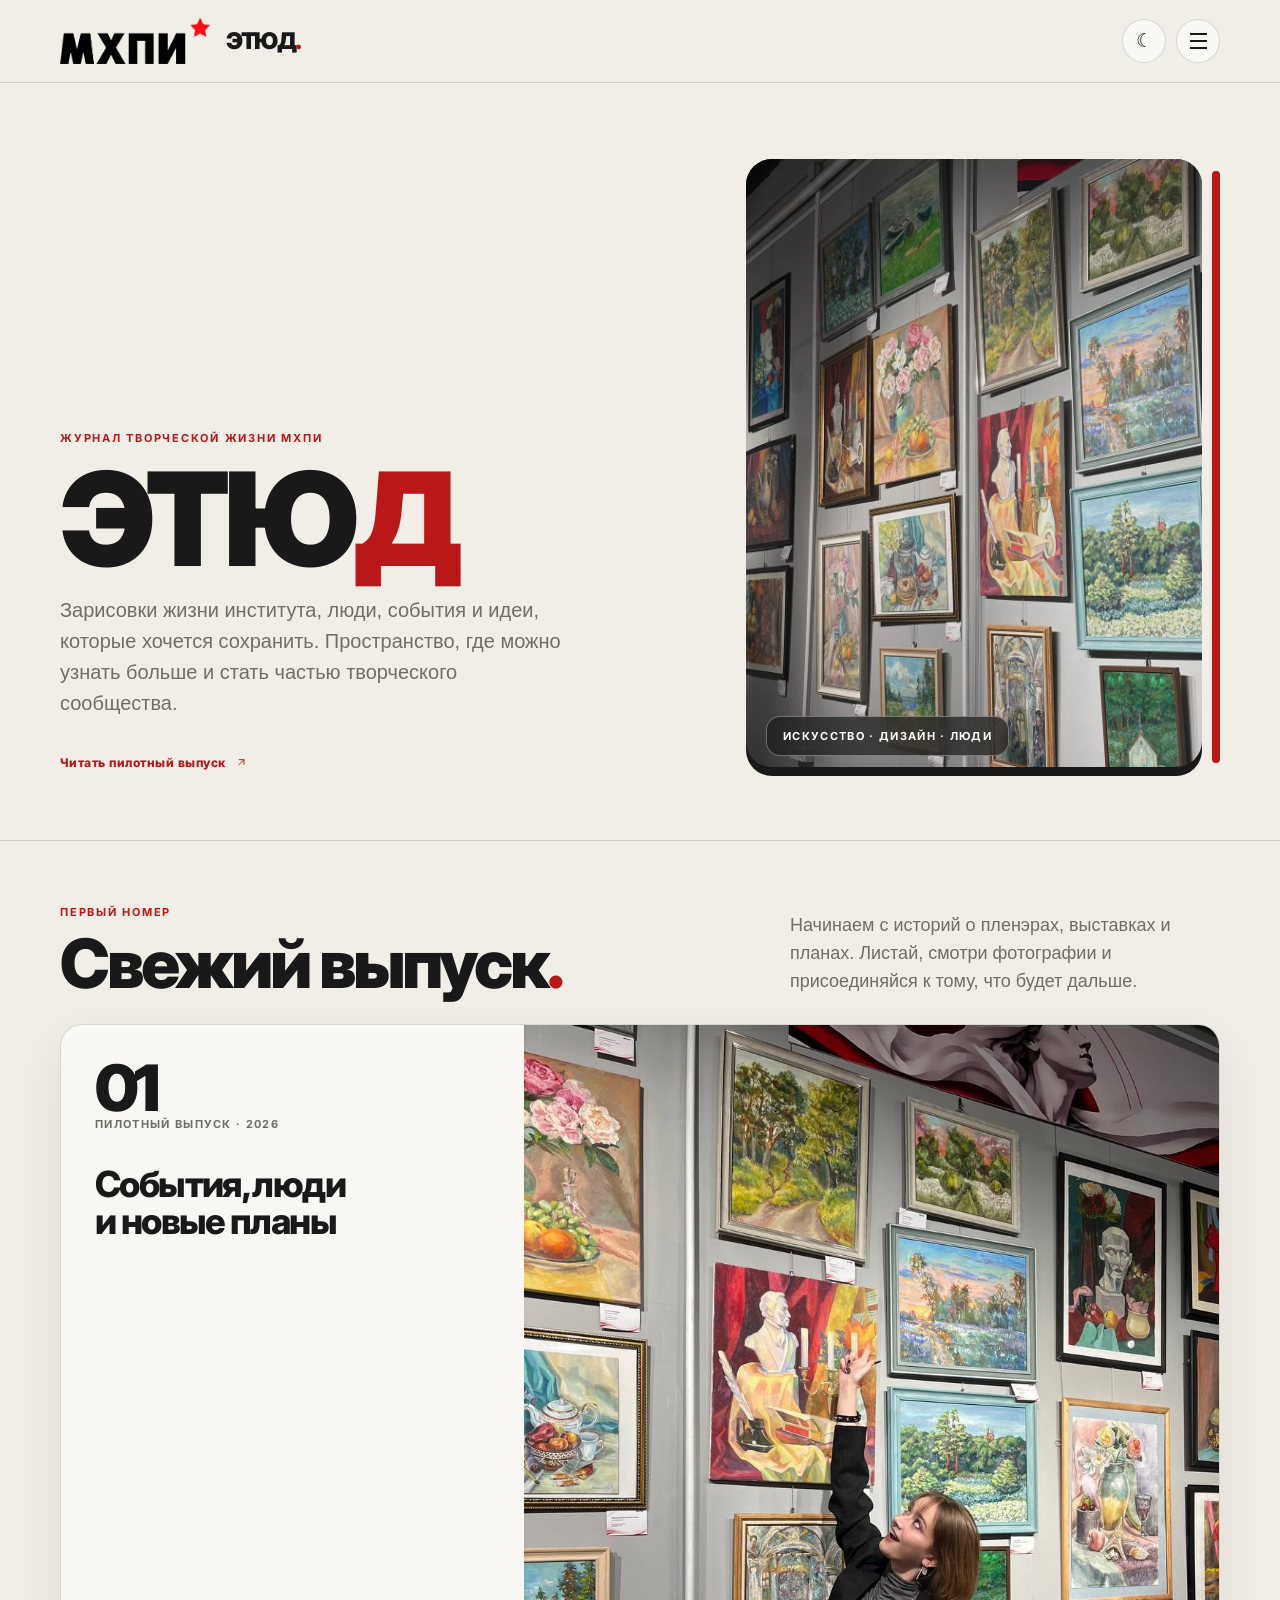
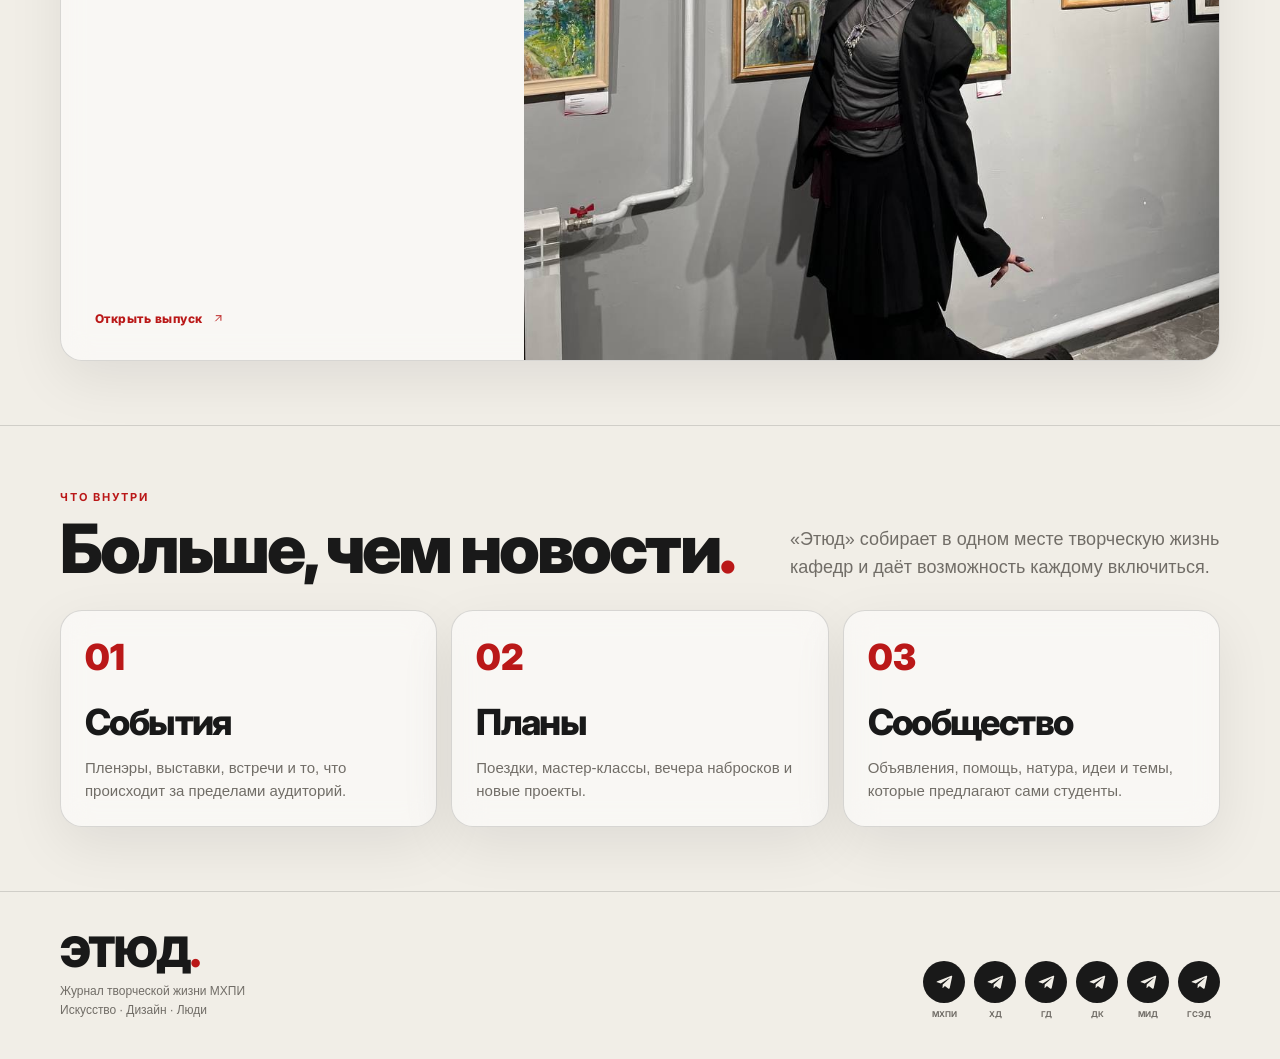
<file: etude_updated/index.html>
<!doctype html><html lang="ru"><head><meta charset="utf-8"><meta name="viewport" content="width=device-width,initial-scale=1"><meta name="theme-color" content="#191919"><title>Главная — ЭТЮД</title><link rel="stylesheet" href="styles.css"></head><body>
<header class="site-header"><div class="wrap nav">
<a class="brand" href="index.html"><img class="brand-logo brand-logo-light" src="assets/logo-black.png" alt="МХПИ"><img class="brand-logo brand-logo-dark" src="assets/logo-white.png" alt="МХПИ"><span class="brand-word">ЭТЮД<i>.</i></span></a>
<div class="nav-actions"><button class="icon-btn" data-theme-toggle aria-label="Переключить тему">☾</button><button class="icon-btn burger" data-menu-open aria-label="Открыть меню"><span></span><span></span><span></span></button></div>
</div></header>
<div class="drawer-scrim"></div><nav class="drawer"><div class="drawer-top">ЭТЮД.<button class="icon-btn" data-menu-close aria-label="Закрыть меню">×</button></div>
<a href="issues.html">Выпуски <svg class="ui-arrow" viewBox="0 0 24 24" aria-hidden="true" focusable="false"><path d="M7 17 17 7M8 7h9v9" fill="none" stroke="currentColor" stroke-width="1.8" stroke-linecap="round" stroke-linejoin="round"/></svg></a><a href="community.html">Сообщество <svg class="ui-arrow" viewBox="0 0 24 24" aria-hidden="true" focusable="false"><path d="M7 17 17 7M8 7h9v9" fill="none" stroke="currentColor" stroke-width="1.8" stroke-linecap="round" stroke-linejoin="round"/></svg></a><a href="contacts.html">Контакты <svg class="ui-arrow" viewBox="0 0 24 24" aria-hidden="true" focusable="false"><path d="M7 17 17 7M8 7h9v9" fill="none" stroke="currentColor" stroke-width="1.8" stroke-linecap="round" stroke-linejoin="round"/></svg></a><a href="contacts.html#editor">Написать в редакцию <svg class="ui-arrow" viewBox="0 0 24 24" aria-hidden="true" focusable="false"><path d="M7 17 17 7M8 7h9v9" fill="none" stroke="currentColor" stroke-width="1.8" stroke-linecap="round" stroke-linejoin="round"/></svg></a><small>МХПИ · Искусство · Дизайн · Люди</small></nav>
<main>
<section class="wrap hero"><div><div class="kicker">Журнал творческой жизни МХПИ</div><h1>ЭТЮ<span>Д</span></h1><p class="hero-copy">Зарисовки жизни института, люди, события и идеи, которые хочется сохранить. Пространство, где можно узнать больше и стать частью творческого сообщества.</p><a class="text-link" href="issue-01.html">Читать пилотный выпуск <svg class="ui-arrow" viewBox="0 0 24 24" aria-hidden="true" focusable="false"><path d="M7 17 17 7M8 7h9v9" fill="none" stroke="currentColor" stroke-width="1.8" stroke-linecap="round" stroke-linejoin="round"/></svg></a></div>
<div class="hero-art"><img src="assets/photo-9.jpg" alt="Работы на выставке"><div class="hero-tag">ИСКУССТВО · ДИЗАЙН · ЛЮДИ</div></div></section>
<section class="section"><div class="wrap"><div class="section-top"><div><div class="kicker">Первый номер</div><h2>Свежий выпуск<span class="red">.</span></h2></div><p>Начинаем с историй о пленэрах, выставках и планах. Листай, смотри фотографии и присоединяйся к тому, что будет дальше.</p></div>
<a class="issue-card glass" href="issue-01.html"><div class="issue-card-copy"><div><div class="issue-number">01</div><div class="smallcaps">Пилотный выпуск · 2026</div><h3>События, люди<br>и новые планы</h3></div><span class="text-link">Открыть выпуск <svg class="ui-arrow" viewBox="0 0 24 24" aria-hidden="true" focusable="false"><path d="M7 17 17 7M8 7h9v9" fill="none" stroke="currentColor" stroke-width="1.8" stroke-linecap="round" stroke-linejoin="round"/></svg></span></div><div class="issue-card-image"><img src="assets/photo-1.jpg" alt="Выставка работ студентов"></div></a></div></section>
<section class="section"><div class="wrap"><div class="section-top"><div><div class="kicker">Что внутри</div><h2>Больше, чем новости<span class="red">.</span></h2></div><p>«Этюд» собирает в одном месте творческую жизнь кафедр и даёт возможность каждому включиться.</p></div><div class="tiles">
<a class="tile glass" href="issue-01.html#events"><div class="tile-num">01</div><h3>События</h3><p>Пленэры, выставки, встречи и то, что происходит за пределами аудиторий.</p></a>
<a class="tile glass" href="issue-01.html#plans"><div class="tile-num">02</div><h3>Планы</h3><p>Поездки, мастер-классы, вечера набросков и новые проекты.</p></a>
<a class="tile glass" href="community.html"><div class="tile-num">03</div><h3>Сообщество</h3><p>Объявления, помощь, натура, идеи и темы, которые предлагают сами студенты.</p></a>
</div></div></section>
</main>
<footer class="site-footer"><div class="wrap footer-inner"><div><div class="footer-logo">ЭТЮД<span>.</span></div><div class="footer-note">Журнал творческой жизни МХПИ<br>Искусство · Дизайн · Люди</div></div>
<div><div class="socials">
<a class="social" href="https://t.me/mhpi_team" aria-label="Telegram МХПИ" target="_blank"><svg viewBox="0 0 24 24"><path d="M21.7 4.3 18.6 19c-.2 1-.8 1.2-1.6.8l-4.5-3.3-2.2 2.1c-.2.2-.4.4-.8.4l.3-4.6 8.4-7.6c.4-.3-.1-.5-.5-.2L7.3 13.2 2.8 11.8c-1-.3-1-1 .2-1.5L20.5 3.5c.8-.3 1.5.2 1.2.8z"/></svg></a>
<a class="social" href="https://t.me/mhpi_hd" aria-label="Telegram ХД" target="_blank"><svg viewBox="0 0 24 24"><path d="M21.7 4.3 18.6 19c-.2 1-.8 1.2-1.6.8l-4.5-3.3-2.2 2.1c-.2.2-.4.4-.8.4l.3-4.6 8.4-7.6c.4-.3-.1-.5-.5-.2L7.3 13.2 2.8 11.8c-1-.3-1-1 .2-1.5L20.5 3.5c.8-.3 1.5.2 1.2.8z"/></svg></a>
<a class="social" href="https://t.me/mhpi_gd" aria-label="Telegram ГД" target="_blank"><svg viewBox="0 0 24 24"><path d="M21.7 4.3 18.6 19c-.2 1-.8 1.2-1.6.8l-4.5-3.3-2.2 2.1c-.2.2-.4.4-.8.4l.3-4.6 8.4-7.6c.4-.3-.1-.5-.5-.2L7.3 13.2 2.8 11.8c-1-.3-1-1 .2-1.5L20.5 3.5c.8-.3 1.5.2 1.2.8z"/></svg></a>
<a class="social" href="https://t.me/mhpi_dk" aria-label="Telegram ДК" target="_blank"><svg viewBox="0 0 24 24"><path d="M21.7 4.3 18.6 19c-.2 1-.8 1.2-1.6.8l-4.5-3.3-2.2 2.1c-.2.2-.4.4-.8.4l.3-4.6 8.4-7.6c.4-.3-.1-.5-.5-.2L7.3 13.2 2.8 11.8c-1-.3-1-1 .2-1.5L20.5 3.5c.8-.3 1.5.2 1.2.8z"/></svg></a>
<a class="social" href="https://t.me/kafedraMiD" aria-label="Telegram МиД" target="_blank"><svg viewBox="0 0 24 24"><path d="M21.7 4.3 18.6 19c-.2 1-.8 1.2-1.6.8l-4.5-3.3-2.2 2.1c-.2.2-.4.4-.8.4l.3-4.6 8.4-7.6c.4-.3-.1-.5-.5-.2L7.3 13.2 2.8 11.8c-1-.3-1-1 .2-1.5L20.5 3.5c.8-.3 1.5.2 1.2.8z"/></svg></a>
<a class="social" href="https://t.me/mhpi_gsed" aria-label="Telegram ГСЭД" target="_blank"><svg viewBox="0 0 24 24"><path d="M21.7 4.3 18.6 19c-.2 1-.8 1.2-1.6.8l-4.5-3.3-2.2 2.1c-.2.2-.4.4-.8.4l.3-4.6 8.4-7.6c.4-.3-.1-.5-.5-.2L7.3 13.2 2.8 11.8c-1-.3-1-1 .2-1.5L20.5 3.5c.8-.3 1.5.2 1.2.8z"/></svg></a>
</div><div class="social-labels"><span>МХПИ</span><span>ХД</span><span>ГД</span><span>ДК</span><span>МИД</span><span>ГСЭД</span></div></div></div></footer>
<script src="script.js"></script></body></html>
</file>
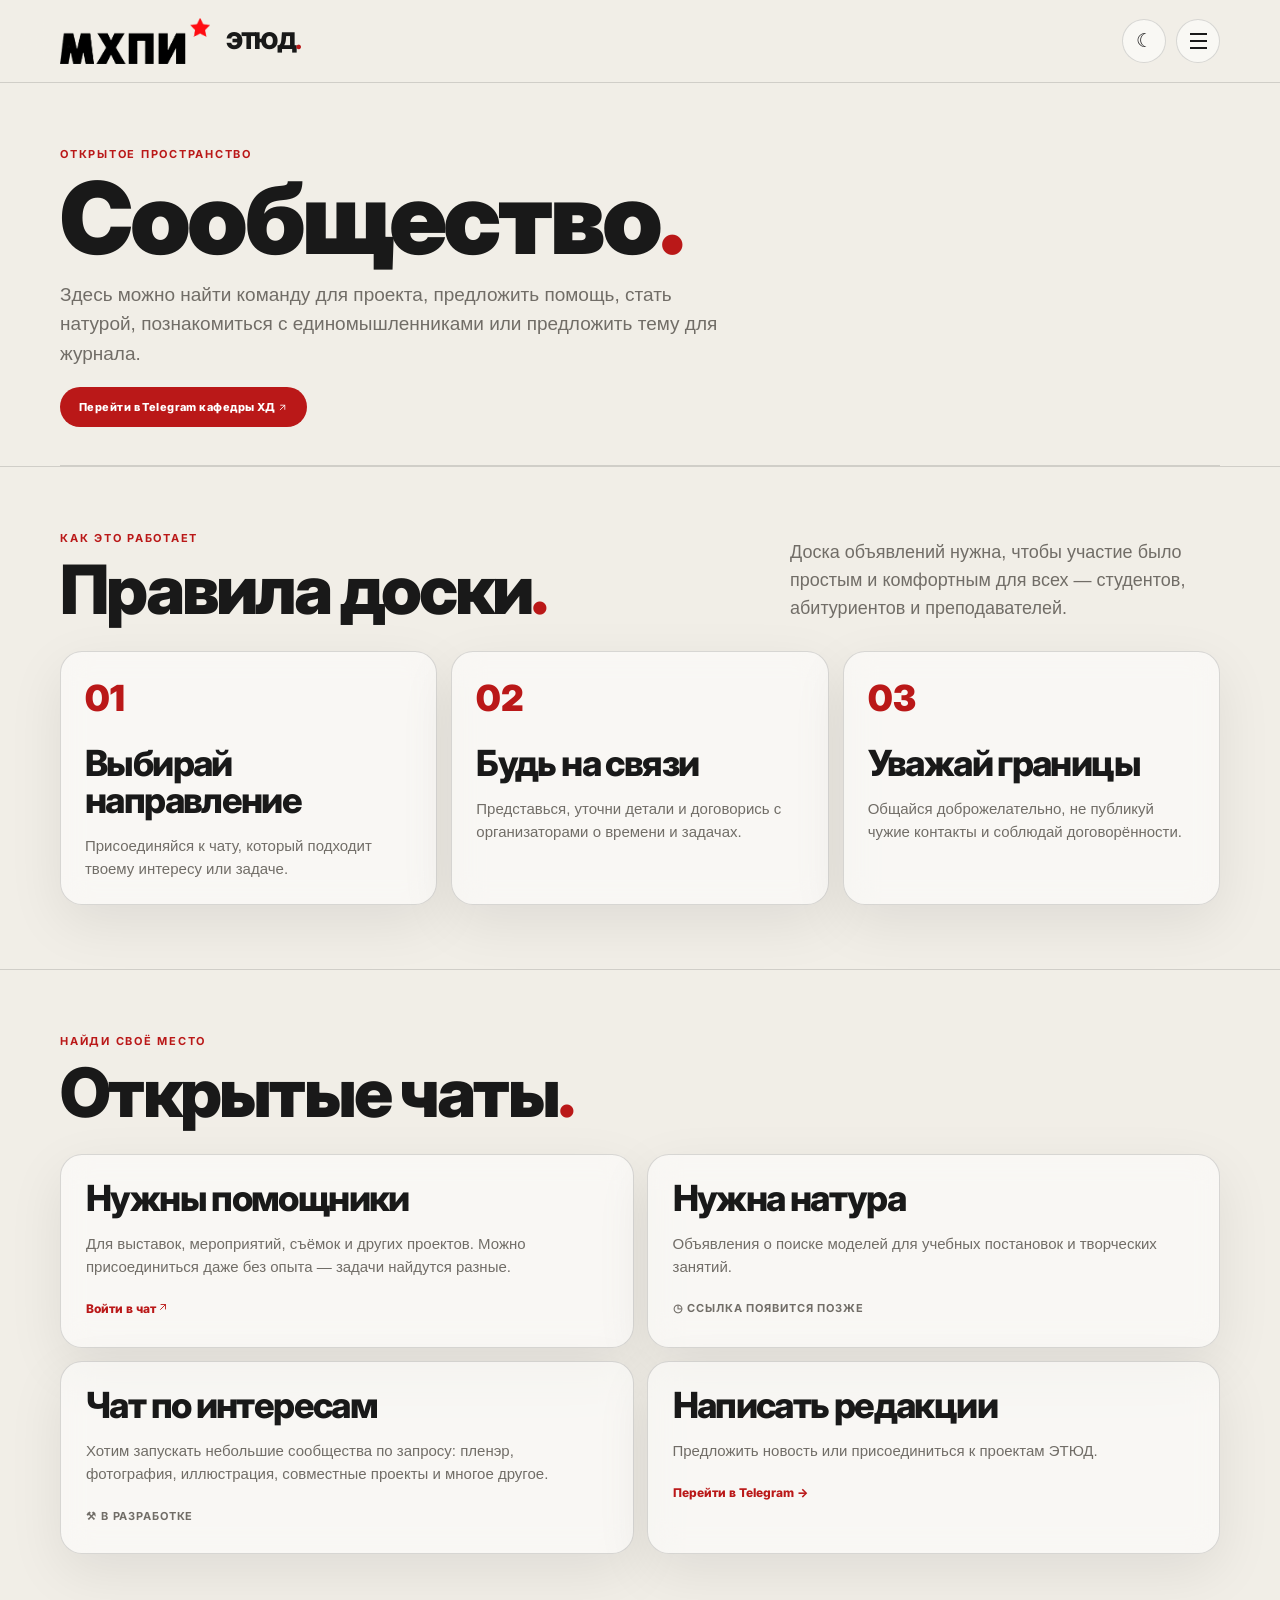
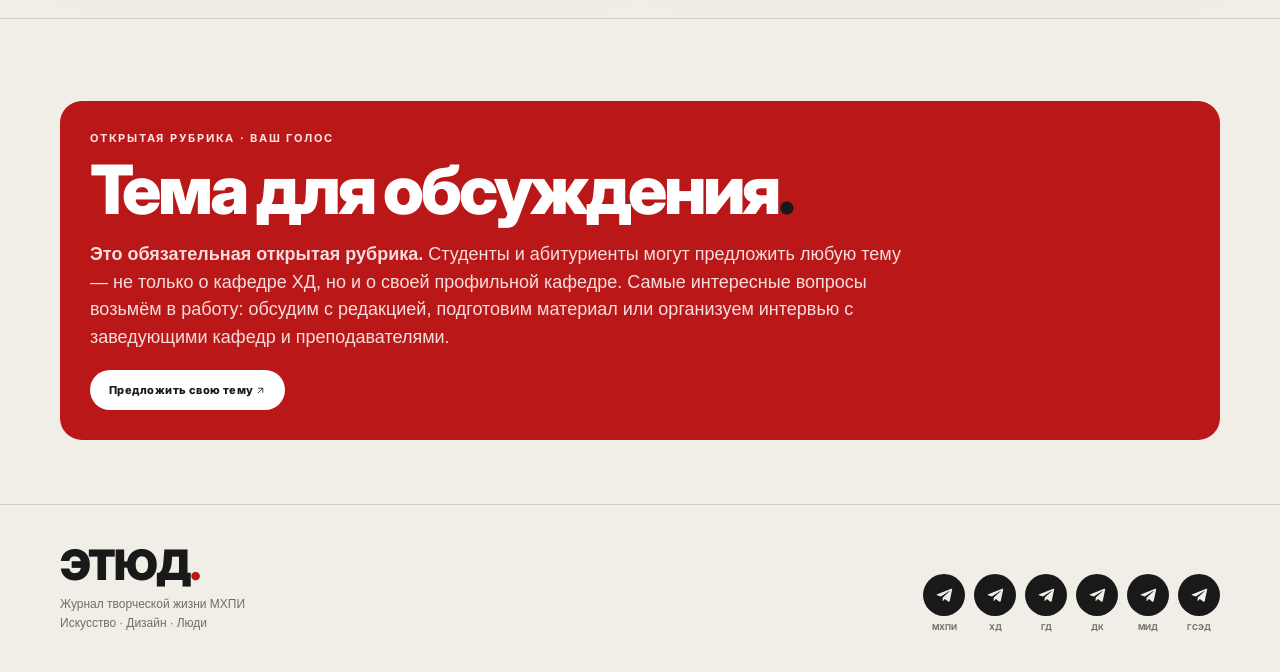
<file: etude_updated/community.html>
<!doctype html><html lang="ru"><head><meta charset="utf-8"><meta name="viewport" content="width=device-width,initial-scale=1"><meta name="theme-color" content="#191919"><title>Сообщество — ЭТЮД</title><link rel="stylesheet" href="styles.css"></head><body>
<header class="site-header"><div class="wrap nav">
<a class="brand" href="index.html"><img class="brand-logo brand-logo-light" src="assets/logo-black.png" alt="МХПИ"><img class="brand-logo brand-logo-dark" src="assets/logo-white.png" alt="МХПИ"><span class="brand-word">ЭТЮД<i>.</i></span></a>
<div class="nav-actions"><button class="icon-btn" data-theme-toggle aria-label="Переключить тему">☾</button><button class="icon-btn burger" data-menu-open aria-label="Открыть меню"><span></span><span></span><span></span></button></div>
</div></header>
<div class="drawer-scrim"></div><nav class="drawer"><div class="drawer-top">ЭТЮД.<button class="icon-btn" data-menu-close aria-label="Закрыть меню">×</button></div>
<a href="issues.html">Выпуски <svg class="ui-arrow" viewBox="0 0 24 24" aria-hidden="true" focusable="false"><path d="M7 17 17 7M8 7h9v9" fill="none" stroke="currentColor" stroke-width="1.8" stroke-linecap="round" stroke-linejoin="round"/></svg></a><a href="community.html">Сообщество <svg class="ui-arrow" viewBox="0 0 24 24" aria-hidden="true" focusable="false"><path d="M7 17 17 7M8 7h9v9" fill="none" stroke="currentColor" stroke-width="1.8" stroke-linecap="round" stroke-linejoin="round"/></svg></a><a href="contacts.html">Контакты <svg class="ui-arrow" viewBox="0 0 24 24" aria-hidden="true" focusable="false"><path d="M7 17 17 7M8 7h9v9" fill="none" stroke="currentColor" stroke-width="1.8" stroke-linecap="round" stroke-linejoin="round"/></svg></a><a href="contacts.html#editor">Написать в редакцию <svg class="ui-arrow" viewBox="0 0 24 24" aria-hidden="true" focusable="false"><path d="M7 17 17 7M8 7h9v9" fill="none" stroke="currentColor" stroke-width="1.8" stroke-linecap="round" stroke-linejoin="round"/></svg></a><small>МХПИ · Искусство · Дизайн · Люди</small></nav>
<main>
<section class="wrap page-head"><div class="kicker">Открытое пространство</div><h1>Сообщество<span class="red">.</span></h1><p>Здесь можно найти команду для проекта, предложить помощь, стать натурой, познакомиться с единомышленниками или предложить тему для журнала.</p><a class="button red-button" href="https://t.me/mhpi_hd" target="_blank" rel="noopener">Перейти в Telegram кафедры ХД <svg class="ui-arrow" viewBox="0 0 24 24" aria-hidden="true" focusable="false"><path d="M7 17 17 7M8 7h9v9" fill="none" stroke="currentColor" stroke-width="1.8" stroke-linecap="round" stroke-linejoin="round"/></svg></a></section>
<section class="section"><div class="wrap"><div class="section-top"><div><div class="kicker">Как это работает</div><h2>Правила доски<span class="red">.</span></h2></div><p>Доска объявлений нужна, чтобы участие было простым и комфортным для всех — студентов, абитуриентов и преподавателей.</p></div><div class="tiles">
<div class="tile glass"><div class="tile-num">01</div><h3>Выбирай направление</h3><p>Присоединяйся к чату, который подходит твоему интересу или задаче.</p></div>
<div class="tile glass"><div class="tile-num">02</div><h3>Будь на связи</h3><p>Представься, уточни детали и договорись с организаторами о времени и задачах.</p></div>
<div class="tile glass"><div class="tile-num">03</div><h3>Уважай границы</h3><p>Общайся доброжелательно, не публикуй чужие контакты и соблюдай договорённости.</p></div>
</div></div></section>
<section class="section"><div class="wrap"><div class="section-top"><div><div class="kicker">Найди своё место</div><h2>Открытые чаты<span class="red">.</span></h2></div></div><div class="board-grid">
<div class="board-card glass"><h3>Нужны помощники</h3><p>Для выставок, мероприятий, съёмок и других проектов. Можно присоединиться даже без опыта — задачи найдутся разные.</p><a href="https://t.me/+NvVG2WRpuFw3ZGU6" target="_blank" rel="noopener">Войти в чат <svg class="ui-arrow" viewBox="0 0 24 24" aria-hidden="true" focusable="false"><path d="M7 17 17 7M8 7h9v9" fill="none" stroke="currentColor" stroke-width="1.8" stroke-linecap="round" stroke-linejoin="round"/></svg></a></div>
<div class="board-card glass"><h3>Нужна натура</h3><p>Объявления о поиске моделей для учебных постановок и творческих занятий.</p><span class="under-construction">◷ Ссылка появится позже</span></div>
<div class="board-card glass"><h3>Чат по интересам</h3><p>Хотим запускать небольшие сообщества по запросу: пленэр, фотография, иллюстрация, совместные проекты и многое другое.</p><span class="under-construction">⚒ В разработке</span></div>
<div class="board-card glass"><h3>Написать редакции</h3><p>Предложить новость или присоединиться к проектам ЭТЮД.</p><a href="https://t.me/etude_redakcia_bot" target="_blank" rel="noopener">Перейти в Telegram →</a></div>
</div></div></section>
<section class="section"><div class="wrap"><div class="topic-box"><div class="kicker" style="color:#ffe2e2">Открытая рубрика · Ваш голос</div><h2>Тема для обсуждения<span style="color:#191919">.</span></h2><p><b>Это обязательная открытая рубрика.</b> Студенты и абитуриенты могут предложить любую тему — не только о кафедре ХД, но и о своей профильной кафедре. Самые интересные вопросы возьмём в работу: обсудим с редакцией, подготовим материал или организуем интервью с заведующими кафедр и преподавателями.</p><a class="button" href="contacts.html#editor">Предложить свою тему <svg class="ui-arrow" viewBox="0 0 24 24" aria-hidden="true" focusable="false"><path d="M7 17 17 7M8 7h9v9" fill="none" stroke="currentColor" stroke-width="1.8" stroke-linecap="round" stroke-linejoin="round"/></svg></a></div></div></section>
</main>
<footer class="site-footer"><div class="wrap footer-inner"><div><div class="footer-logo">ЭТЮД<span>.</span></div><div class="footer-note">Журнал творческой жизни МХПИ<br>Искусство · Дизайн · Люди</div></div>
<div><div class="socials">
<a class="social" href="https://t.me/mhpi_team" aria-label="Telegram МХПИ" target="_blank"><svg viewBox="0 0 24 24"><path d="M21.7 4.3 18.6 19c-.2 1-.8 1.2-1.6.8l-4.5-3.3-2.2 2.1c-.2.2-.4.4-.8.4l.3-4.6 8.4-7.6c.4-.3-.1-.5-.5-.2L7.3 13.2 2.8 11.8c-1-.3-1-1 .2-1.5L20.5 3.5c.8-.3 1.5.2 1.2.8z"/></svg></a>
<a class="social" href="https://t.me/mhpi_hd" aria-label="Telegram ХД" target="_blank"><svg viewBox="0 0 24 24"><path d="M21.7 4.3 18.6 19c-.2 1-.8 1.2-1.6.8l-4.5-3.3-2.2 2.1c-.2.2-.4.4-.8.4l.3-4.6 8.4-7.6c.4-.3-.1-.5-.5-.2L7.3 13.2 2.8 11.8c-1-.3-1-1 .2-1.5L20.5 3.5c.8-.3 1.5.2 1.2.8z"/></svg></a>
<a class="social" href="https://t.me/mhpi_gd" aria-label="Telegram ГД" target="_blank"><svg viewBox="0 0 24 24"><path d="M21.7 4.3 18.6 19c-.2 1-.8 1.2-1.6.8l-4.5-3.3-2.2 2.1c-.2.2-.4.4-.8.4l.3-4.6 8.4-7.6c.4-.3-.1-.5-.5-.2L7.3 13.2 2.8 11.8c-1-.3-1-1 .2-1.5L20.5 3.5c.8-.3 1.5.2 1.2.8z"/></svg></a>
<a class="social" href="https://t.me/mhpi_dk" aria-label="Telegram ДК" target="_blank"><svg viewBox="0 0 24 24"><path d="M21.7 4.3 18.6 19c-.2 1-.8 1.2-1.6.8l-4.5-3.3-2.2 2.1c-.2.2-.4.4-.8.4l.3-4.6 8.4-7.6c.4-.3-.1-.5-.5-.2L7.3 13.2 2.8 11.8c-1-.3-1-1 .2-1.5L20.5 3.5c.8-.3 1.5.2 1.2.8z"/></svg></a>
<a class="social" href="https://t.me/kafedraMiD" aria-label="Telegram МиД" target="_blank"><svg viewBox="0 0 24 24"><path d="M21.7 4.3 18.6 19c-.2 1-.8 1.2-1.6.8l-4.5-3.3-2.2 2.1c-.2.2-.4.4-.8.4l.3-4.6 8.4-7.6c.4-.3-.1-.5-.5-.2L7.3 13.2 2.8 11.8c-1-.3-1-1 .2-1.5L20.5 3.5c.8-.3 1.5.2 1.2.8z"/></svg></a>
<a class="social" href="https://t.me/mhpi_gsed" aria-label="Telegram ГСЭД" target="_blank"><svg viewBox="0 0 24 24"><path d="M21.7 4.3 18.6 19c-.2 1-.8 1.2-1.6.8l-4.5-3.3-2.2 2.1c-.2.2-.4.4-.8.4l.3-4.6 8.4-7.6c.4-.3-.1-.5-.5-.2L7.3 13.2 2.8 11.8c-1-.3-1-1 .2-1.5L20.5 3.5c.8-.3 1.5.2 1.2.8z"/></svg></a>
</div><div class="social-labels"><span>МХПИ</span><span>ХД</span><span>ГД</span><span>ДК</span><span>МИД</span><span>ГСЭД</span></div></div></div></footer>
<script src="script.js"></script></body></html>
</file>
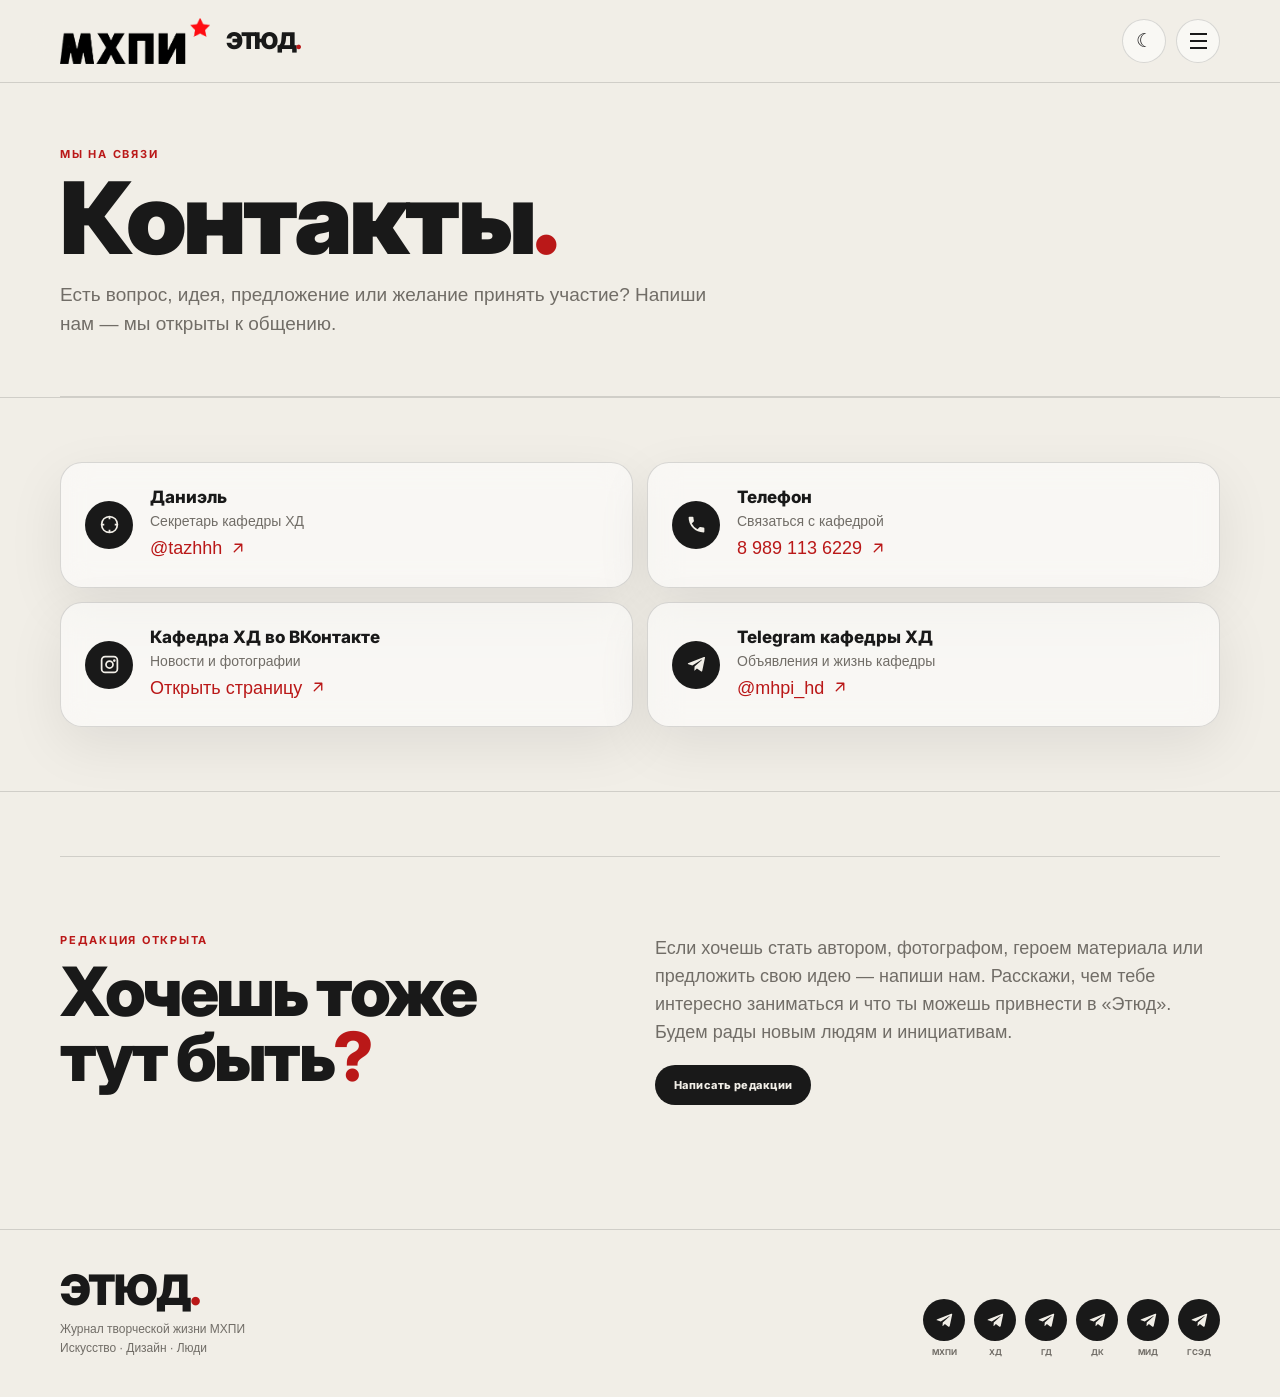
<file: etude_updated/contacts.html>
<!doctype html><html lang="ru"><head><meta charset="utf-8"><meta name="viewport" content="width=device-width,initial-scale=1"><meta name="theme-color" content="#191919"><title>Контакты — ЭТЮД</title><link rel="stylesheet" href="styles.css"></head><body>
<header class="site-header"><div class="wrap nav">
<a class="brand" href="index.html"><img class="brand-logo brand-logo-light" src="assets/logo-black.png" alt="МХПИ"><img class="brand-logo brand-logo-dark" src="assets/logo-white.png" alt="МХПИ"><span class="brand-word">ЭТЮД<i>.</i></span></a>
<div class="nav-actions"><button class="icon-btn" data-theme-toggle aria-label="Переключить тему">☾</button><button class="icon-btn burger" data-menu-open aria-label="Открыть меню"><span></span><span></span><span></span></button></div>
</div></header>
<div class="drawer-scrim"></div><nav class="drawer"><div class="drawer-top">ЭТЮД.<button class="icon-btn" data-menu-close aria-label="Закрыть меню">×</button></div>
<a href="issues.html">Выпуски <svg class="ui-arrow" viewBox="0 0 24 24" aria-hidden="true" focusable="false"><path d="M7 17 17 7M8 7h9v9" fill="none" stroke="currentColor" stroke-width="1.8" stroke-linecap="round" stroke-linejoin="round"/></svg></a><a href="community.html">Сообщество <svg class="ui-arrow" viewBox="0 0 24 24" aria-hidden="true" focusable="false"><path d="M7 17 17 7M8 7h9v9" fill="none" stroke="currentColor" stroke-width="1.8" stroke-linecap="round" stroke-linejoin="round"/></svg></a><a href="contacts.html">Контакты <svg class="ui-arrow" viewBox="0 0 24 24" aria-hidden="true" focusable="false"><path d="M7 17 17 7M8 7h9v9" fill="none" stroke="currentColor" stroke-width="1.8" stroke-linecap="round" stroke-linejoin="round"/></svg></a><a href="contacts.html#editor">Написать в редакцию <svg class="ui-arrow" viewBox="0 0 24 24" aria-hidden="true" focusable="false"><path d="M7 17 17 7M8 7h9v9" fill="none" stroke="currentColor" stroke-width="1.8" stroke-linecap="round" stroke-linejoin="round"/></svg></a><small>МХПИ · Искусство · Дизайн · Люди</small></nav>
<main>
<section class="wrap page-head"><div class="kicker">Мы на связи</div><h1>Контакты<span class="red">.</span></h1><p>Есть вопрос, идея, предложение или желание принять участие? Напиши нам — мы открыты к общению.</p></section>
<section class="section"><div class="wrap"><div class="contact-list">
<div class="contact glass"><div class="contact-icon"><svg viewBox="0 0 24 24"><path d="M12 2a10 10 0 1 0 0 20 10 10 0 0 0 0-20zm1 17.9V18h-2v1.9A8 8 0 0 1 4.1 13H6v-2H4.1A8 8 0 0 1 11 4.1V6h2V4.1a8 8 0 0 1 6.9 6.9H18v2h1.9a8 8 0 0 1-6.9 6.9z"/></svg></div><div><b>Даниэль</b><span>Секретарь кафедры ХД</span><br><a href="https://t.me/tazhhh" target="_blank">@tazhhh <svg class="ui-arrow" viewBox="0 0 24 24" aria-hidden="true" focusable="false"><path d="M7 17 17 7M8 7h9v9" fill="none" stroke="currentColor" stroke-width="1.8" stroke-linecap="round" stroke-linejoin="round"/></svg></a></div></div>
<div class="contact glass"><div class="contact-icon"><svg viewBox="0 0 24 24"><path d="M6.6 10.8a15.1 15.1 0 0 0 6.6 6.6l2.2-2.2a1 1 0 0 1 1-.24 11.4 11.4 0 0 0 3.6.57 1 1 0 0 1 1 1V20a1 1 0 0 1-1 1A17 17 0 0 1 3 4a1 1 0 0 1 1-1h3.5a1 1 0 0 1 1 1 11.4 11.4 0 0 0 .57 3.6 1 1 0 0 1-.25 1z"/></svg></div><div><b>Телефон</b><span>Связаться с кафедрой</span><br><a href="tel:+79891136229">8 989 113 6229 <svg class="ui-arrow" viewBox="0 0 24 24" aria-hidden="true" focusable="false"><path d="M7 17 17 7M8 7h9v9" fill="none" stroke="currentColor" stroke-width="1.8" stroke-linecap="round" stroke-linejoin="round"/></svg></a></div></div>
<div class="contact glass"><div class="contact-icon"><svg viewBox="0 0 24 24"><path d="M7 2h10a5 5 0 0 1 5 5v10a5 5 0 0 1-5 5H7a5 5 0 0 1-5-5V7a5 5 0 0 1 5-5zm0 2a3 3 0 0 0-3 3v10a3 3 0 0 0 3 3h10a3 3 0 0 0 3-3V7a3 3 0 0 0-3-3zm5 3a5 5 0 1 1 0 10 5 5 0 0 1 0-10zm0 2a3 3 0 1 0 0 6 3 3 0 0 0 0-6zm5.5-3a1.5 1.5 0 1 1 0 3 1.5 1.5 0 0 1 0-3z"/></svg></div><div><b>Кафедра ХД во ВКонтакте</b><span>Новости и фотографии</span><br><a href="https://vk.ru/kafedra_hd" target="_blank">Открыть страницу <svg class="ui-arrow" viewBox="0 0 24 24" aria-hidden="true" focusable="false"><path d="M7 17 17 7M8 7h9v9" fill="none" stroke="currentColor" stroke-width="1.8" stroke-linecap="round" stroke-linejoin="round"/></svg></a></div></div>
<div class="contact glass"><div class="contact-icon"><svg viewBox="0 0 24 24"><path d="M21.7 4.3 18.6 19c-.2 1-.8 1.2-1.6.8l-4.5-3.3-2.2 2.1c-.2.2-.4.4-.8.4l.3-4.6 8.4-7.6c.4-.3-.1-.5-.5-.2L7.3 13.2 2.8 11.8c-1-.3-1-1 .2-1.5L20.5 3.5c.8-.3 1.5.2 1.2.8z"/></svg></div><div><b>Telegram кафедры ХД</b><span>Объявления и жизнь кафедры</span><br><a href="https://t.me/mhpi_hd" target="_blank">@mhpi_hd <svg class="ui-arrow" viewBox="0 0 24 24" aria-hidden="true" focusable="false"><path d="M7 17 17 7M8 7h9v9" fill="none" stroke="currentColor" stroke-width="1.8" stroke-linecap="round" stroke-linejoin="round"/></svg></a></div></div>
</div></div></section>
<section class="section" id="editor"><div class="wrap team-cta"><div><div class="kicker">Редакция открыта</div><h2>Хочешь тоже<br>тут быть<span class="red">?</span></h2></div><div><p>Если хочешь стать автором, фотографом, героем материала или предложить свою идею — напиши нам. Расскажи, чем тебе интересно заниматься и что ты можешь привнести в «Этюд». Будем рады новым людям и инициативам.</p><a class="button" href="https://t.me/etude_redakcia_bot" target="_blank" rel="noopener">Написать редакции</a></div></div></section>
</main>
<footer class="site-footer"><div class="wrap footer-inner"><div><div class="footer-logo">ЭТЮД<span>.</span></div><div class="footer-note">Журнал творческой жизни МХПИ<br>Искусство · Дизайн · Люди</div></div>
<div><div class="socials">
<a class="social" href="https://t.me/mhpi_team" aria-label="Telegram МХПИ" target="_blank"><svg viewBox="0 0 24 24"><path d="M21.7 4.3 18.6 19c-.2 1-.8 1.2-1.6.8l-4.5-3.3-2.2 2.1c-.2.2-.4.4-.8.4l.3-4.6 8.4-7.6c.4-.3-.1-.5-.5-.2L7.3 13.2 2.8 11.8c-1-.3-1-1 .2-1.5L20.5 3.5c.8-.3 1.5.2 1.2.8z"/></svg></a>
<a class="social" href="https://t.me/mhpi_hd" aria-label="Telegram ХД" target="_blank"><svg viewBox="0 0 24 24"><path d="M21.7 4.3 18.6 19c-.2 1-.8 1.2-1.6.8l-4.5-3.3-2.2 2.1c-.2.2-.4.4-.8.4l.3-4.6 8.4-7.6c.4-.3-.1-.5-.5-.2L7.3 13.2 2.8 11.8c-1-.3-1-1 .2-1.5L20.5 3.5c.8-.3 1.5.2 1.2.8z"/></svg></a>
<a class="social" href="https://t.me/mhpi_gd" aria-label="Telegram ГД" target="_blank"><svg viewBox="0 0 24 24"><path d="M21.7 4.3 18.6 19c-.2 1-.8 1.2-1.6.8l-4.5-3.3-2.2 2.1c-.2.2-.4.4-.8.4l.3-4.6 8.4-7.6c.4-.3-.1-.5-.5-.2L7.3 13.2 2.8 11.8c-1-.3-1-1 .2-1.5L20.5 3.5c.8-.3 1.5.2 1.2.8z"/></svg></a>
<a class="social" href="https://t.me/mhpi_dk" aria-label="Telegram ДК" target="_blank"><svg viewBox="0 0 24 24"><path d="M21.7 4.3 18.6 19c-.2 1-.8 1.2-1.6.8l-4.5-3.3-2.2 2.1c-.2.2-.4.4-.8.4l.3-4.6 8.4-7.6c.4-.3-.1-.5-.5-.2L7.3 13.2 2.8 11.8c-1-.3-1-1 .2-1.5L20.5 3.5c.8-.3 1.5.2 1.2.8z"/></svg></a>
<a class="social" href="https://t.me/kafedraMiD" aria-label="Telegram МиД" target="_blank"><svg viewBox="0 0 24 24"><path d="M21.7 4.3 18.6 19c-.2 1-.8 1.2-1.6.8l-4.5-3.3-2.2 2.1c-.2.2-.4.4-.8.4l.3-4.6 8.4-7.6c.4-.3-.1-.5-.5-.2L7.3 13.2 2.8 11.8c-1-.3-1-1 .2-1.5L20.5 3.5c.8-.3 1.5.2 1.2.8z"/></svg></a>
<a class="social" href="https://t.me/mhpi_gsed" aria-label="Telegram ГСЭД" target="_blank"><svg viewBox="0 0 24 24"><path d="M21.7 4.3 18.6 19c-.2 1-.8 1.2-1.6.8l-4.5-3.3-2.2 2.1c-.2.2-.4.4-.8.4l.3-4.6 8.4-7.6c.4-.3-.1-.5-.5-.2L7.3 13.2 2.8 11.8c-1-.3-1-1 .2-1.5L20.5 3.5c.8-.3 1.5.2 1.2.8z"/></svg></a>
</div><div class="social-labels"><span>МХПИ</span><span>ХД</span><span>ГД</span><span>ДК</span><span>МИД</span><span>ГСЭД</span></div></div></div></footer>
<script src="script.js"></script></body></html>
</file>
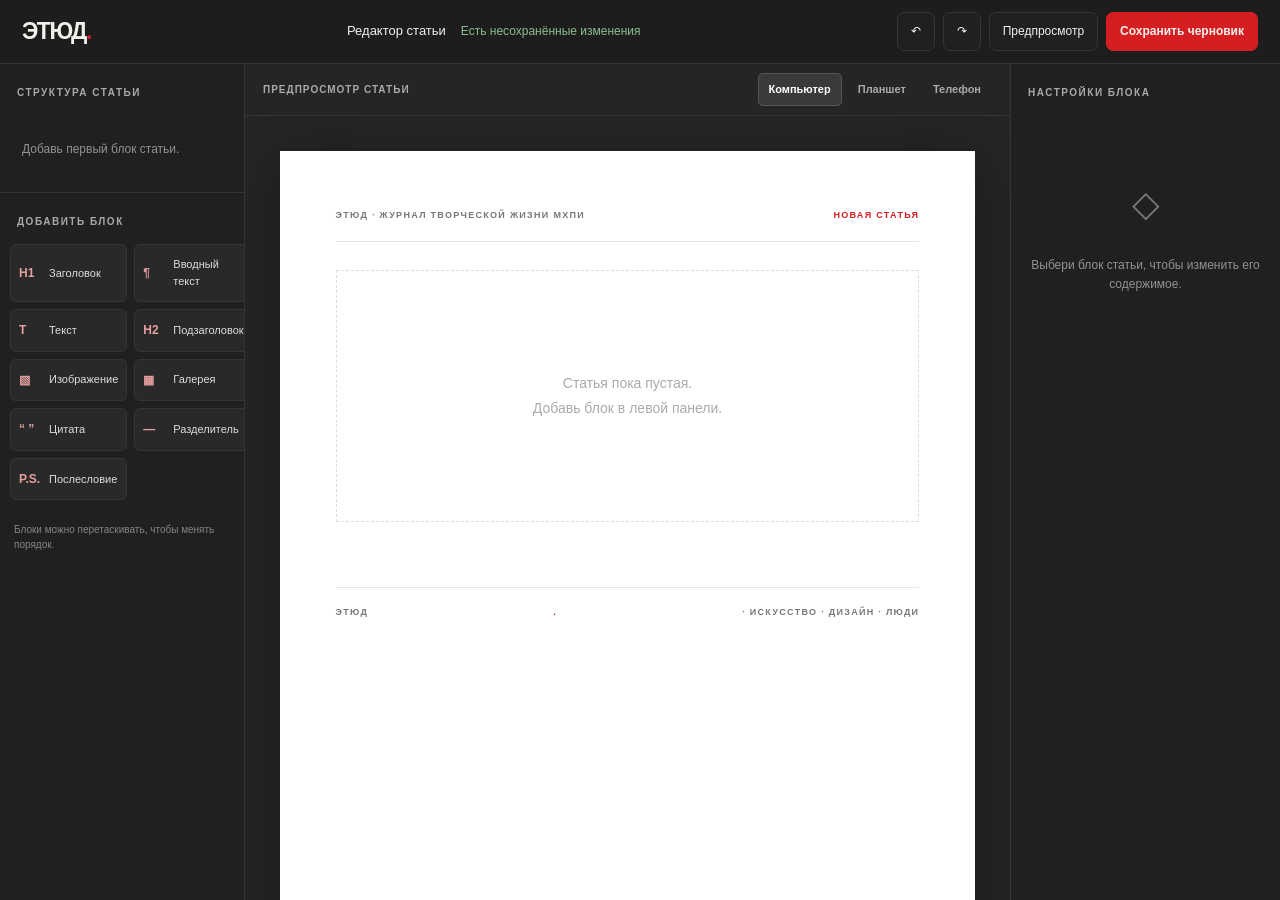
<file: etude_updated/editor.html>
<!DOCTYPE html>
<html lang="ru">
<head>
  <meta charset="UTF-8">
  <meta name="viewport" content="width=device-width, initial-scale=1">
  <meta name="theme-color" content="#171717">
  <title>ЭТЮД — Редактор статьи</title>
  <link rel="stylesheet" href="styles.css">
  <link rel="stylesheet" href="editor.css">
</head>
<body class="block-editor-page">
  <header class="editor-topbar">
    <a href="index.html" class="editor-brand">ЭТЮД<span>.</span></a>
    <div class="topbar-center">
      <span class="page-name">Редактор статьи</span>
      <span class="save-status" id="saveStatus">Новый черновик</span>
    </div>
    <div class="topbar-actions">
      <button id="undoBtn" type="button" title="Отменить">↶</button>
      <button id="redoBtn" type="button" title="Повторить">↷</button>
      <button id="previewBtn" type="button">Предпросмотр</button>
      <button class="publish-btn" id="saveBtn" type="button">Сохранить черновик</button>
    </div>
  </header>

  <main class="block-editor-workspace">
    <aside class="sidebar block-sidebar">
      <div class="panel-heading">СТРУКТУРА СТАТЬИ</div>
      <div id="blockList" class="block-list">
        <p class="sidebar-hint">Добавь первый блок статьи.</p>
      </div>
      <div class="panel-heading library-heading">ДОБАВИТЬ БЛОК</div>
      <div class="block-library">
        <button type="button" data-add="title"><b>H1</b><span>Заголовок</span></button>
        <button type="button" data-add="lead"><b>¶</b><span>Вводный текст</span></button>
        <button type="button" data-add="paragraph"><b>T</b><span>Текст</span></button>
        <button type="button" data-add="heading"><b>H2</b><span>Подзаголовок</span></button>
        <button type="button" data-add="image"><b>▧</b><span>Изображение</span></button>
        <button type="button" data-add="gallery"><b>▦</b><span>Галерея</span></button>
        <button type="button" data-add="quote"><b>“ ”</b><span>Цитата</span></button>
        <button type="button" data-add="divider"><b>—</b><span>Разделитель</span></button>
        <button type="button" data-add="ps"><b>P.S.</b><span>Послесловие</span></button>
      </div>
      <div class="sidebar-foot">Блоки можно перетаскивать, чтобы менять порядок.</div>
    </aside>

    <section class="editor-canvas-area">
      <div class="canvas-toolbar">
        <span>ПРЕДПРОСМОТР СТАТЬИ</span>
        <div class="device-switcher">
          <button class="device-btn active" data-device="desktop" type="button">Компьютер</button>
          <button class="device-btn" data-device="tablet" type="button">Планшет</button>
          <button class="device-btn" data-device="mobile" type="button">Телефон</button>
        </div>
      </div>
      <div class="canvas-scroll">
        <article class="article-canvas" id="articleCanvas">
          <div class="article-paper-head">
            <span class="article-kicker">ЭТЮД · ЖУРНАЛ ТВОРЧЕСКОЙ ЖИЗНИ МХПИ</span>
            <span class="article-number">НОВАЯ СТАТЬЯ</span>
          </div>
          <div id="articleBlocks" class="article-blocks">
            <div class="empty-article">Статья пока пустая.<br>Добавь блок в левой панели.</div>
          </div>
          <div class="article-paper-foot">ЭТЮД<span>.</span> · ИСКУССТВО · ДИЗАЙН · ЛЮДИ</div>
        </article>
      </div>
    </section>

    <aside class="sidebar settings-sidebar">
      <div class="panel-heading">НАСТРОЙКИ БЛОКА</div>
      <div id="blockSettings" class="properties-content">
        <div class="empty-selection"><div class="empty-icon">◇</div><p>Выбери блок статьи, чтобы изменить его содержимое.</p></div>
      </div>
    </aside>
  </main>
  <script src="editor.js"></script>
</body>
</html>
</file>
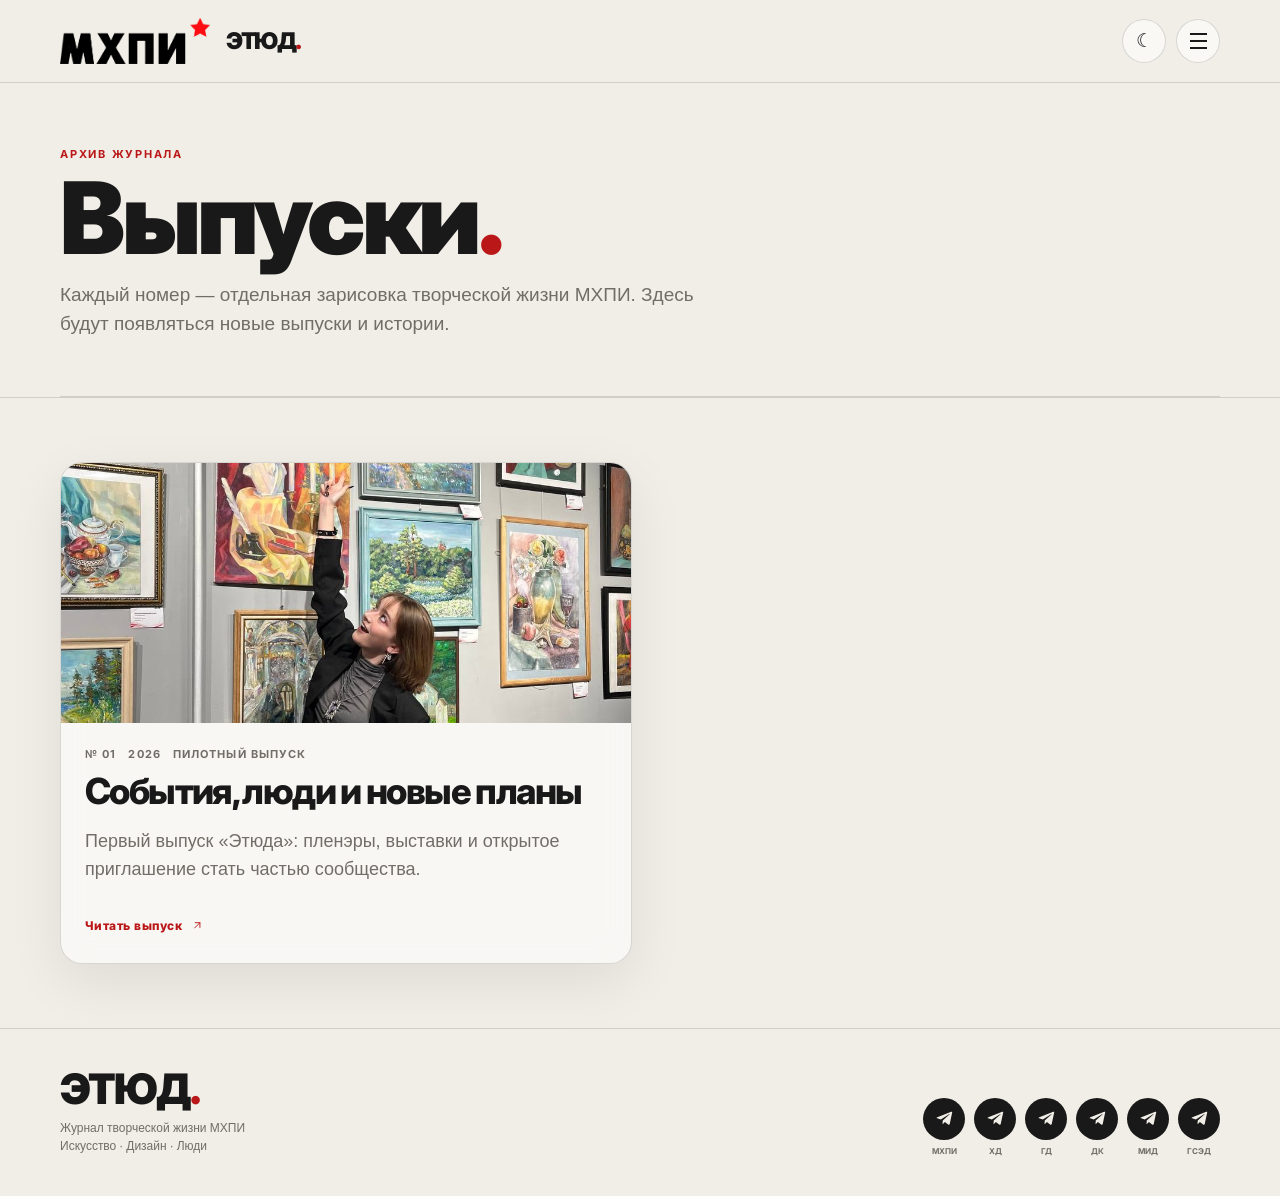
<file: etude_updated/issues.html>
<!doctype html><html lang="ru"><head><meta charset="utf-8"><meta name="viewport" content="width=device-width,initial-scale=1"><meta name="theme-color" content="#191919"><title>Выпуски — ЭТЮД</title><link rel="stylesheet" href="styles.css"></head><body>
<header class="site-header"><div class="wrap nav">
<a class="brand" href="index.html"><img class="brand-logo brand-logo-light" src="assets/logo-black.png" alt="МХПИ"><img class="brand-logo brand-logo-dark" src="assets/logo-white.png" alt="МХПИ"><span class="brand-word">ЭТЮД<i>.</i></span></a>
<div class="nav-actions"><button class="icon-btn" data-theme-toggle aria-label="Переключить тему">☾</button><button class="icon-btn burger" data-menu-open aria-label="Открыть меню"><span></span><span></span><span></span></button></div>
</div></header>
<div class="drawer-scrim"></div><nav class="drawer"><div class="drawer-top">ЭТЮД.<button class="icon-btn" data-menu-close aria-label="Закрыть меню">×</button></div>
<a href="issues.html">Выпуски <svg class="ui-arrow" viewBox="0 0 24 24" aria-hidden="true" focusable="false"><path d="M7 17 17 7M8 7h9v9" fill="none" stroke="currentColor" stroke-width="1.8" stroke-linecap="round" stroke-linejoin="round"/></svg></a><a href="community.html">Сообщество <svg class="ui-arrow" viewBox="0 0 24 24" aria-hidden="true" focusable="false"><path d="M7 17 17 7M8 7h9v9" fill="none" stroke="currentColor" stroke-width="1.8" stroke-linecap="round" stroke-linejoin="round"/></svg></a><a href="contacts.html">Контакты <svg class="ui-arrow" viewBox="0 0 24 24" aria-hidden="true" focusable="false"><path d="M7 17 17 7M8 7h9v9" fill="none" stroke="currentColor" stroke-width="1.8" stroke-linecap="round" stroke-linejoin="round"/></svg></a><a href="contacts.html#editor">Написать в редакцию <svg class="ui-arrow" viewBox="0 0 24 24" aria-hidden="true" focusable="false"><path d="M7 17 17 7M8 7h9v9" fill="none" stroke="currentColor" stroke-width="1.8" stroke-linecap="round" stroke-linejoin="round"/></svg></a><small>МХПИ · Искусство · Дизайн · Люди</small></nav>
<main>
<section class="wrap page-head"><div class="kicker">Архив журнала</div><h1>Выпуски<span class="red">.</span></h1><p>Каждый номер — отдельная зарисовка творческой жизни МХПИ. Здесь будут появляться новые выпуски и истории.</p></section>
<section class="section">
  <div class="wrap archive-grid" id="issues-archive" aria-live="polite">
    <p class="muted">Загружаем выпуски…</p>
  </div>
</section>
</main>
<footer class="site-footer"><div class="wrap footer-inner"><div><div class="footer-logo">ЭТЮД<span>.</span></div><div class="footer-note">Журнал творческой жизни МХПИ<br>Искусство · Дизайн · Люди</div></div>
<div><div class="socials">
<a class="social" href="https://t.me/mhpi_team" aria-label="Telegram МХПИ" target="_blank"><svg viewBox="0 0 24 24"><path d="M21.7 4.3 18.6 19c-.2 1-.8 1.2-1.6.8l-4.5-3.3-2.2 2.1c-.2.2-.4.4-.8.4l.3-4.6 8.4-7.6c.4-.3-.1-.5-.5-.2L7.3 13.2 2.8 11.8c-1-.3-1-1 .2-1.5L20.5 3.5c.8-.3 1.5.2 1.2.8z"/></svg></a>
<a class="social" href="https://t.me/mhpi_hd" aria-label="Telegram ХД" target="_blank"><svg viewBox="0 0 24 24"><path d="M21.7 4.3 18.6 19c-.2 1-.8 1.2-1.6.8l-4.5-3.3-2.2 2.1c-.2.2-.4.4-.8.4l.3-4.6 8.4-7.6c.4-.3-.1-.5-.5-.2L7.3 13.2 2.8 11.8c-1-.3-1-1 .2-1.5L20.5 3.5c.8-.3 1.5.2 1.2.8z"/></svg></a>
<a class="social" href="https://t.me/mhpi_gd" aria-label="Telegram ГД" target="_blank"><svg viewBox="0 0 24 24"><path d="M21.7 4.3 18.6 19c-.2 1-.8 1.2-1.6.8l-4.5-3.3-2.2 2.1c-.2.2-.4.4-.8.4l.3-4.6 8.4-7.6c.4-.3-.1-.5-.5-.2L7.3 13.2 2.8 11.8c-1-.3-1-1 .2-1.5L20.5 3.5c.8-.3 1.5.2 1.2.8z"/></svg></a>
<a class="social" href="https://t.me/mhpi_dk" aria-label="Telegram ДК" target="_blank"><svg viewBox="0 0 24 24"><path d="M21.7 4.3 18.6 19c-.2 1-.8 1.2-1.6.8l-4.5-3.3-2.2 2.1c-.2.2-.4.4-.8.4l.3-4.6 8.4-7.6c.4-.3-.1-.5-.5-.2L7.3 13.2 2.8 11.8c-1-.3-1-1 .2-1.5L20.5 3.5c.8-.3 1.5.2 1.2.8z"/></svg></a>
<a class="social" href="https://t.me/kafedraMiD" aria-label="Telegram МиД" target="_blank"><svg viewBox="0 0 24 24"><path d="M21.7 4.3 18.6 19c-.2 1-.8 1.2-1.6.8l-4.5-3.3-2.2 2.1c-.2.2-.4.4-.8.4l.3-4.6 8.4-7.6c.4-.3-.1-.5-.5-.2L7.3 13.2 2.8 11.8c-1-.3-1-1 .2-1.5L20.5 3.5c.8-.3 1.5.2 1.2.8z"/></svg></a>
<a class="social" href="https://t.me/mhpi_gsed" aria-label="Telegram ГСЭД" target="_blank"><svg viewBox="0 0 24 24"><path d="M21.7 4.3 18.6 19c-.2 1-.8 1.2-1.6.8l-4.5-3.3-2.2 2.1c-.2.2-.4.4-.8.4l.3-4.6 8.4-7.6c.4-.3-.1-.5-.5-.2L7.3 13.2 2.8 11.8c-1-.3-1-1 .2-1.5L20.5 3.5c.8-.3 1.5.2 1.2.8z"/></svg></a>
</div><div class="social-labels"><span>МХПИ</span><span>ХД</span><span>ГД</span><span>ДК</span><span>МИД</span><span>ГСЭД</span></div></div></div></footer>
<script src="issues-data.js"></script>
<script src="script.js"></script>
<script>
(function () {
  const container = document.getElementById("issues-archive");
  if (!container || !Array.isArray(window.ETUDE_ISSUES)) return;

  const issues = [...window.ETUDE_ISSUES].sort((a, b) => b.number - a.number);
  container.innerHTML = issues.map(issue => `
    <a class="archive-card glass" href="${issue.file}">
      <img src="${issue.cover}" alt="${issue.coverAlt || issue.title}">
      <div class="archive-copy">
        <div class="issue-meta">
          ${issue.isNew ? `<span class="new-badge" data-new-until="${issue.newUntil || ""}">НОВОЕ</span>` : ""}
          <span>№ ${String(issue.number).padStart(2, "0")}</span>
          <span>${issue.year}</span>
          <span>${issue.label}</span>
        </div>
        <h3>${issue.title}</h3>
        <p class="muted">${issue.description}</p>
        <span class="text-link">Читать выпуск <svg class="ui-arrow" viewBox="0 0 24 24" aria-hidden="true" focusable="false"><path d="M7 17 17 7M8 7h9v9" fill="none" stroke="currentColor" stroke-width="1.8" stroke-linecap="round" stroke-linejoin="round"/></svg></span>
      </div>
    </a>
  `).join("");

  container.querySelectorAll("[data-new-until]").forEach(el => {
    if (!el.dataset.newUntil || Date.now() >= new Date(el.dataset.newUntil).getTime()) el.remove();
  });
})();
</script>
</body></html>
</file>
<file: etude_updated/styles.css>
@import url('https://fonts.googleapis.com/css2?family=Inter:wght@400;500;600;700;800;900&display=swap');
:root{--red:#BA1818;--paper:#F1EEE7;--pale:#E6E5E1;--stone:#C9C4BE;--ink:#191919;--bg:var(--paper);--fg:var(--ink);--muted:#716d67;--glass:rgba(255,255,255,.55);--line:rgba(25,25,25,.15);--shadow:0 18px 55px rgba(0,0,0,.08);--head:Inter,Arial,sans-serif;--body:"Franklin Gothic Book",Arial,sans-serif}
[data-theme="dark"]{--bg:#191919;--fg:#F1EEE7;--muted:#b9b4ae;--glass:rgba(241,238,231,.075);--line:rgba(241,238,231,.16);--shadow:0 18px 55px rgba(0,0,0,.24)}
*{box-sizing:border-box}html{scroll-behavior:smooth;scroll-padding-top:95px}body{margin:0;background:var(--bg);color:var(--fg);font:18px/1.55 var(--body);transition:background .35s,color .35s}a{color:inherit;text-decoration:none}button{font:inherit;cursor:pointer}img{max-width:100%}.wrap{width:min(1160px,calc(100% - 52px));margin:auto}
.site-header{position:sticky;top:0;z-index:40;background:color-mix(in srgb,var(--bg) 82%,transparent);backdrop-filter:blur(18px);border-bottom:1px solid var(--line)}.nav{height:82px;display:flex;align-items:center;justify-content:space-between}.brand{display:flex;align-items:center;gap:16px}.brand-logo{width:112px;height:62px;object-fit:contain;background:#000;padding:5px}.brand-word{font:900 23px/1 var(--head);letter-spacing:-1.5px}.brand-word i{font-style:normal;color:var(--red)}.nav-actions{display:flex;gap:10px}.icon-btn{width:44px;height:44px;border:1px solid var(--line);border-radius:50%;background:var(--glass);color:var(--fg);display:grid;place-items:center;font-size:19px}.burger{display:flex;flex-direction:column;gap:5px;align-items:center;justify-content:center}.burger span{width:17px;height:2px;background:var(--fg);display:block}
.drawer-scrim{position:fixed;inset:0;background:#0008;z-index:48;opacity:0;visibility:hidden;transition:.25s}.drawer-scrim.open{opacity:1;visibility:visible}.drawer{position:fixed;right:0;top:0;height:100dvh;width:min(410px,90vw);z-index:49;background:var(--bg);padding:28px;transform:translateX(105%);transition:transform .32s;border-left:1px solid var(--line);display:flex;flex-direction:column}.drawer.open{transform:translateX(0)}.drawer-top{display:flex;align-items:center;justify-content:space-between;margin-bottom:42px;font:900 30px var(--head)}.drawer a{font:800 25px var(--head);letter-spacing:-.05em;padding:17px 0;border-bottom:1px solid var(--line)}.drawer a:hover{color:var(--red)}.drawer small{margin-top:auto;color:var(--muted)}
.kicker{font:700 11px var(--head);letter-spacing:.16em;text-transform:uppercase;color:var(--red)}h1,h2,h3{font-family:var(--head);letter-spacing:-.065em}h1{font-size:clamp(64px,11vw,130px);line-height:.86;margin:0;font-weight:900}h2{font-size:clamp(38px,6vw,68px);line-height:.96;margin:12px 0 0;font-weight:850}h3{font-size:clamp(25px,3vw,36px);line-height:1.03;margin:0 0 12px;font-weight:800}.red{color:var(--red)}.muted{color:var(--muted)}.lead{font-size:clamp(18px,2vw,22px);line-height:1.5;max-width:760px}.smallcaps{font:700 11px var(--head);letter-spacing:.12em;text-transform:uppercase;color:var(--muted)}
.hero{padding:76px 0 64px;display:grid;grid-template-columns:1.15fr .85fr;gap:45px;align-items:end}.hero h1{margin:18px 0 20px}.hero h1 span{color:var(--red)}.hero-copy{max-width:510px;color:var(--muted);font-size:20px}.hero-art{position:relative;min-height:340px;border-radius:26px;overflow:hidden;background:var(--ink)}.hero-art img{width:100%;height:100%;min-height:340px;object-fit:cover;opacity:.9}.hero-tag{position:absolute;left:20px;bottom:20px;padding:12px 16px;border:1px solid #ffffff55;border-radius:14px;background:#191919aa;color:#fff;backdrop-filter:blur(12px);font:700 11px var(--head);letter-spacing:.12em}
.section{padding:64px 0;border-top:1px solid var(--line)}.section-top{display:flex;align-items:end;justify-content:space-between;gap:30px;margin-bottom:28px}.section-top p{max-width:430px;margin:0;color:var(--muted)}.glass{background:var(--glass);border:1px solid var(--line);backdrop-filter:blur(15px);border-radius:22px;box-shadow:var(--shadow)}
.issue-card{display:grid;grid-template-columns:.8fr 1.2fr;overflow:hidden;min-height:330px}.issue-card-copy{padding:34px;display:flex;flex-direction:column;justify-content:space-between}.issue-number{font:900 64px/.9 var(--head);letter-spacing:-.08em}.issue-card h3{margin-top:35px}.issue-card-image{min-height:300px}.issue-card-image img{width:100%;height:100%;object-fit:cover}.text-link{display:inline-flex;align-items:center;gap:8px;color:var(--red);font:800 12px var(--head);letter-spacing:.04em;margin-top:16px}.text-link:hover{gap:13px}
.tiles{display:grid;grid-template-columns:repeat(3,1fr);gap:14px}.tile{padding:24px;min-height:180px}.tile .tile-num{font:900 36px var(--head);color:var(--red)}.tile h3{margin-top:25px}.tile p{color:var(--muted);font-size:15px;margin-bottom:0}
.page-head{padding:64px 0 38px;border-bottom:1px solid var(--line)}.page-head h1{font-size:clamp(54px,9vw,100px);margin:14px 0}.page-head p{max-width:680px;color:var(--muted);font-size:19px}
.issue-meta{display:flex;gap:12px;flex-wrap:wrap;color:var(--muted);font:700 11px var(--head);letter-spacing:.1em;text-transform:uppercase}.article-intro{padding:55px 0 65px;display:grid;grid-template-columns:.95fr 1.05fr;gap:40px;align-items:center}.article-intro .intro-photos{display:grid;grid-template-columns:1fr 1fr;gap:12px}.article-intro img{width:100%;height:300px;object-fit:cover;border-radius:18px}.article-intro img:last-child{margin-top:35px}.article-intro p{color:var(--muted)}.article-section{padding:55px 0;border-top:1px solid var(--line)}.article-heading{display:grid;grid-template-columns:110px 1fr;gap:22px;align-items:start;margin-bottom:25px}.article-heading .n{font:900 58px/.9 var(--head);letter-spacing:-.08em;color:var(--red)}.article-heading p{max-width:650px;color:var(--muted);margin:12px 0 0}.event-copy{max-width:850px;color:var(--muted);margin:0 0 22px 132px}.gallery{display:grid;grid-template-columns:repeat(12,1fr);gap:12px;margin:22px 0 0 132px}.gallery button{border:0;padding:0;background:none;border-radius:16px;overflow:hidden;cursor:zoom-in;grid-column:span 4;min-height:210px}.gallery button.wide{grid-column:span 8}.gallery img{display:block;width:100%;height:100%;min-height:210px;max-height:430px;object-fit:cover;transition:transform .4s}.gallery button:hover img{transform:scale(1.035)}
.plan-list{display:grid;gap:12px}.plan{display:grid;grid-template-columns:65px 1fr;gap:20px;padding:24px}.plan .n{font:900 34px var(--head);color:var(--red)}.plan p{color:var(--muted);margin:6px 0 0}
.board-grid{display:grid;grid-template-columns:repeat(2,1fr);gap:13px}.board-card{padding:25px}.board-card p{color:var(--muted);font-size:15px}.board-card a{display:inline-flex;margin-top:8px;color:var(--red);font:800 12px var(--head)}.under-construction{display:inline-flex;align-items:center;gap:8px;color:var(--muted);font:700 11px var(--head);text-transform:uppercase;letter-spacing:.08em}.topic-box{margin-top:18px;padding:30px;background:var(--red);color:white;border-radius:22px}.topic-box p{max-width:820px;color:#f7dddd}.button{display:inline-flex;align-items:center;justify-content:center;padding:13px 19px;border-radius:99px;background:var(--fg);color:var(--bg);font:800 11px var(--head);letter-spacing:.04em;border:0}.button.red-button{background:var(--red);color:#fff}.topic-box .button{background:#fff;color:#191919}
.team-cta{padding:60px 0;display:grid;grid-template-columns:1fr 1fr;gap:30px;align-items:center;border-top:1px solid var(--line)}.team-cta p{color:var(--muted);max-width:570px}
.contact-list{display:grid;grid-template-columns:repeat(2,1fr);gap:14px}.contact{padding:24px;display:flex;gap:17px;align-items:center}.contact-icon{width:48px;height:48px;border-radius:50%;background:var(--fg);color:var(--bg);display:grid;place-items:center;flex:0 0 48px}.contact-icon svg{width:21px;height:21px;fill:currentColor}.contact b{display:block;font:800 17px var(--head)}.contact span{color:var(--muted);font-size:14px}.contact a{color:var(--red)}
.archive-grid{display:grid;grid-template-columns:repeat(2,1fr);gap:16px}.archive-card{overflow:hidden}.archive-card img{width:100%;height:260px;object-fit:cover;display:block}.archive-copy{padding:24px}.archive-copy .issue-meta{margin-bottom:12px}
.site-footer{border-top:1px solid var(--line);padding:34px 0 40px}.footer-inner{display:flex;justify-content:space-between;align-items:end;gap:24px}.footer-logo{font:900 42px var(--head);letter-spacing:-.09em}.footer-logo span{color:var(--red)}.footer-note{font-size:12px;color:var(--muted);margin-top:5px}.socials{display:flex;gap:9px;justify-content:flex-end;flex-wrap:wrap}.social{width:42px;height:42px;border-radius:50%;background:var(--fg);color:var(--bg);display:grid;place-items:center;transition:transform .2s}.social:hover{transform:translateY(-4px)}.social svg{width:19px;height:19px;fill:currentColor}.social-labels{display:flex;gap:9px;justify-content:flex-end;margin-top:6px}.social-labels span{width:42px;text-align:center;color:var(--muted);font:700 8px var(--head)}
.lightbox{position:fixed;inset:0;z-index:80;background:#080808ed;display:none;align-items:center;justify-content:center;padding:25px}.lightbox.open{display:flex}.lightbox img{max-width:min(92vw,1300px);max-height:88vh;object-fit:contain}.lightbox button{position:absolute;top:20px;right:22px;background:#fff;color:#111;border:0;border-radius:50%;width:44px;height:44px;font-size:25px}
@media(max-width:800px){.wrap{width:calc(100% - 36px)}.hero{grid-template-columns:1fr;gap:28px;padding:50px 0}.hero-art,.hero-art img{min-height:280px}.section{padding:48px 0}.issue-card{grid-template-columns:1fr}.issue-card-image{order:-1;height:260px;min-height:0}.tiles{grid-template-columns:1fr 1fr}.article-intro{grid-template-columns:1fr;padding:40px 0}.article-intro img{height:250px}.article-heading{grid-template-columns:70px 1fr;gap:14px}.article-heading .n{font-size:44px}.event-copy,.gallery{margin-left:84px}.gallery button{grid-column:span 6}.gallery button.wide{grid-column:span 12}.team-cta{grid-template-columns:1fr}.contact-list{grid-template-columns:1fr 1fr}}
@media(max-width:520px){body{font-size:16px}.wrap{width:calc(100% - 28px)}.nav{height:72px}.brand{gap:10px}.brand-logo{width:92px;height:52px}.brand-word{font-size:19px}.icon-btn{width:40px;height:40px}.hero{padding:40px 0}.hero h1{font-size:76px}.hero-copy{font-size:17px}.hero-art,.hero-art img{min-height:230px}.section-top{display:block}.section-top p{margin-top:15px}.tiles{grid-template-columns:1fr}.tile{min-height:130px}.tile h3{margin-top:15px}.page-head{padding:43px 0 28px}.page-head h1{font-size:58px}.article-intro .intro-photos{gap:8px}.article-intro img{height:190px}.article-heading{grid-template-columns:45px 1fr;gap:10px}.article-heading .n{font-size:35px}.article-heading h2{font-size:31px}.event-copy,.gallery{margin-left:0}.gallery{grid-template-columns:1fr 1fr;gap:8px}.gallery button,.gallery button.wide{grid-column:span 1;min-height:155px}.gallery button.wide{grid-column:span 2}.gallery img{min-height:155px}.plan{grid-template-columns:42px 1fr;padding:18px}.plan .n{font-size:28px}.board-grid,.contact-list,.archive-grid{grid-template-columns:1fr}.team-cta{padding:44px 0}.footer-inner{align-items:flex-start;flex-direction:column}.socials,.social-labels{justify-content:flex-start}.page-head p{font-size:16px}}

/* ЭТЮД: галереи, отметка нового выпуска и реакции */
.new-badge{display:inline-flex;align-items:center;width:max-content;padding:5px 9px;border-radius:99px;background:var(--red);color:#fff;font:800 9px/1 var(--head);letter-spacing:.12em;margin:0 0 9px}
.gallery{grid-template-columns:repeat(2,minmax(0,1fr));align-items:start}
.gallery button,.gallery button.wide{grid-column:span 1;min-height:0;height:auto;display:block;cursor:zoom-in;background:var(--glass)}
.gallery button.wide{grid-column:span 2}
.gallery img{width:100%;height:auto;min-height:0;max-height:none;display:block;object-fit:contain;transition:transform .45s cubic-bezier(.2,.7,.2,1)}
.gallery button:hover img{transform:scale(1.025)}
.lightbox{gap:18px;flex-direction:row}
.lightbox figure{margin:0;display:flex;flex-direction:column;align-items:center;max-width:calc(100vw - 150px);max-height:88vh}
.lightbox img{display:block;max-width:100%;max-height:82vh;object-fit:contain}
.lightbox figcaption{color:#fff9;font:600 11px var(--head);margin-top:12px;letter-spacing:.08em}
.lightbox .lb-close,.lightbox .lb-prev,.lightbox .lb-next{position:absolute;border:1px solid #ffffff55;background:#ffffff18;color:white;border-radius:50%;width:48px;height:48px;font-size:30px;display:grid;place-items:center;backdrop-filter:blur(10px)}
.lightbox .lb-close{top:18px;right:18px}.lightbox .lb-prev{left:20px;top:50%;transform:translateY(-50%)}.lightbox .lb-next{right:20px;top:50%;transform:translateY(-50%)}.lb-counter{position:absolute;bottom:18px;left:50%;transform:translateX(-50%);color:#fff9;font:700 11px var(--head);letter-spacing:.12em}
.support-section{padding:70px 0 85px}
.support-card{padding:clamp(25px,5vw,58px);border:1px solid var(--line);border-radius:28px;background:var(--glass);box-shadow:var(--shadow);backdrop-filter:blur(16px)}
.support-card h2{font-size:clamp(38px,6vw,68px);margin:14px 0 18px}.support-card>p{max-width:720px;color:var(--muted)}
.reaction-row{display:flex;gap:12px;flex-wrap:wrap;margin:28px 0 8px}
.reaction{display:flex;align-items:center;gap:11px;border:1px solid var(--line);border-radius:99px;padding:13px 18px;background:transparent;color:var(--fg);font:700 12px var(--head);transition:.2s}
.reaction:hover{transform:translateY(-2px);border-color:var(--red)}.reaction[aria-pressed="true"]{background:var(--red);color:#fff;border-color:var(--red)}.reaction-icon{font-size:20px;color:var(--red)}.reaction[aria-pressed="true"] .reaction-icon{color:#fff}.reaction b{font-variant-numeric:tabular-nums}.reaction-note{font-size:12px!important;margin-top:8px}
.etude-joke{margin-top:35px;padding:18px 20px;border-radius:16px;background:var(--fg);color:var(--bg);display:flex;align-items:center;gap:14px;font-size:13px;position:relative;overflow:hidden}.joke-mark{font:900 22px var(--head);color:var(--red);flex:none}.joke-stamp{font:900 9px var(--head);letter-spacing:.12em;color:var(--red);white-space:nowrap}
@media(max-width:520px){.gallery{grid-template-columns:1fr 1fr;gap:8px}.gallery button,.gallery button.wide{grid-column:span 1}.gallery button.wide{grid-column:span 2}.lightbox{padding:12px;gap:0}.lightbox figure{max-width:calc(100vw - 82px)}.lightbox img{max-height:78vh}.lightbox .lb-prev{left:7px;width:34px;height:34px;font-size:23px}.lightbox .lb-next{right:7px;width:34px;height:34px;font-size:23px}.lightbox .lb-close{top:10px;right:10px;width:38px;height:38px}.reaction-row{gap:8px}.reaction{padding:12px 13px;font-size:11px}.etude-joke{align-items:flex-start;flex-wrap:wrap}.joke-stamp{margin-left:36px}}


/* Refinements: stronger masthead, typography, gallery controls and reactions */
.brand-logo{width:128px;height:70px;padding:6px}
.hero-art{margin-right:18px;overflow:visible}.hero-art img{border-radius:26px}
.hero-art:after{content:"";position:absolute;right:-18px;top:2%;height:96%;width:8px;border-radius:8px;background:var(--red)}
h1,h2,h3,.drawer a,.footer-logo{letter-spacing:-.045em}
.page-head h1,.article-heading h2{letter-spacing:-.035em}
.lb-prev,.lb-next{font-family:Arial,sans-serif!important;font-weight:300!important;line-height:1}
.reaction-row{align-items:center}
.reaction{min-height:48px;justify-content:center}
.reaction[data-vote="up"].is-animated{animation:like-pop .48s ease}
.reaction[data-vote="down"].is-animated{animation:dislike-drop .55s ease}
.reaction[data-vote="up"][aria-pressed="true"] .reaction-icon{animation:heart-beat .7s ease}
.reaction[data-vote="down"][aria-pressed="true"] .reaction-icon{animation:sad-shake .55s ease}
.reaction-mini{margin:18px 0 22px}
.reaction-mini .reaction{padding:9px 14px;min-height:40px}
.reaction-mini .reaction span:nth-child(2){font-size:11px}
.reaction-mini .reaction-icon{font-size:17px}
.reaction-mini .reaction[data-vote="down"] b{display:none}
.reaction-row:not(.reaction-mini) [data-vote="down"] b{display:none}
.reaction-row [data-count="down"]{display:none}
.event-date{display:block;color:var(--muted);font:700 11px var(--head);letter-spacing:.12em;text-transform:uppercase;margin-top:8px}
@keyframes like-pop{0%{transform:scale(1)}35%{transform:scale(1.13) rotate(-2deg)}65%{transform:scale(.96)}100%{transform:scale(1)}}
@keyframes heart-beat{0%,100%{transform:scale(1)}25%{transform:scale(1.35)}50%{transform:scale(.9)}75%{transform:scale(1.2)}}
@keyframes dislike-drop{0%{transform:translateY(0)}35%{transform:translateY(4px) rotate(2deg)}65%{transform:translateY(-2px)}100%{transform:translateY(0)}}
@keyframes sad-shake{0%,100%{transform:translateX(0)}25%{transform:translateX(-3px)}50%{transform:translateX(3px)}75%{transform:translateX(-2px)}}
@media(max-width:520px){.nav{height:82px}.brand-logo{width:124px;height:68px}.hero-art{margin-right:12px}.hero-art:after{right:-12px;width:6px}.page-head h1,.article-heading h2{letter-spacing:-.025em}}

.lightbox .lb-prev svg,.lightbox .lb-next svg{width:22px;height:22px;display:block}.lightbox .lb-prev,.lightbox .lb-next{display:grid;place-items:center}


/* Brand marks swap with the site theme */
.brand{gap:16px}
.brand-logo{width:150px;height:54px;object-fit:contain;background:transparent;padding:0;display:block}
.brand-logo-dark{display:none}
[data-theme="dark"] .brand-logo-light{display:none}
[data-theme="dark"] .brand-logo-dark{display:block}
.article-feedback-top{padding:24px 0 12px;border-top:1px solid var(--line)}
.article-feedback-top .reaction-row{margin:0}
.reaction-row{display:flex;gap:12px;flex-wrap:wrap;align-items:center}
.reaction{min-height:52px;justify-content:center;gap:10px;padding:12px 20px}
.reaction-icon{width:23px;height:23px;display:inline-grid;place-items:center;position:relative;color:var(--red);font-size:0}
.reaction-icon svg{width:24px;height:24px;overflow:visible}
.heart-shape{fill:currentColor;stroke:currentColor;stroke-width:1}
.crack-heart svg path{stroke:currentColor;stroke-width:1.8;stroke-linecap:round;stroke-linejoin:round}
.heart-left,.heart-right{fill:none}
.heart-crack{fill:none;stroke:var(--red)!important;stroke-width:1.8!important}
.reaction[data-vote="up"][aria-pressed="true"] .reaction-icon{animation:heartbeat-live 1.05s cubic-bezier(.2,.8,.25,1)}
.reaction[data-vote="up"][aria-pressed="true"] .reaction-icon:after{content:"";position:absolute;inset:-5px;border:1.5px solid var(--red);border-radius:50%;animation:heart-ripple .75s ease-out}
.reaction[data-vote="down"][aria-pressed="true"] .crack-heart .heart-left{transform-origin:100% 45%;animation:crack-left .7s cubic-bezier(.2,.8,.2,1) forwards}
.reaction[data-vote="down"][aria-pressed="true"] .crack-heart .heart-right{transform-origin:0 45%;animation:crack-right .7s cubic-bezier(.2,.8,.2,1) forwards}
.reaction[data-vote="down"][aria-pressed="true"] .crack-heart .heart-crack{animation:crack-flash .7s ease}
@keyframes heartbeat-live{0%{transform:scale(1)}12%{transform:scale(1.22)}24%{transform:scale(.94)}38%{transform:scale(1.18)}52%{transform:scale(.98)}68%{transform:scale(1.1)}100%{transform:scale(1)}}
@keyframes heart-ripple{0%{opacity:.8;transform:scale(.6)}100%{opacity:0;transform:scale(1.8)}}
@keyframes crack-left{0%{transform:translate(0,0) rotate(0)}45%{transform:translate(-2px,-1px) rotate(-9deg)}100%{transform:translate(-4px,2px) rotate(-15deg);opacity:.72}}
@keyframes crack-right{0%{transform:translate(0,0) rotate(0)}45%{transform:translate(2px,1px) rotate(9deg)}100%{transform:translate(4px,2px) rotate(15deg);opacity:.72}}
@keyframes crack-flash{0%,100%{opacity:1}35%{opacity:.35}60%{opacity:1}}
@media(max-width:520px){.brand{gap:11px}.brand-logo{width:132px;height:48px}.article-feedback-top{padding:18px 0 8px}.reaction{padding:10px 14px;min-height:46px}}


/* Mobile-safe arrow glyphs: use vector icons instead of platform text/emoji glyphs */
.ui-arrow{display:inline-block;width:1em;height:1em;vertical-align:-.16em;margin-left:.08em;flex:0 0 auto}
.text-link .ui-arrow{width:1.05em;height:1.05em;transition:transform .2s ease}
.text-link:hover .ui-arrow{transform:translate(2px,-2px)}
.drawer a .ui-arrow{width:.85em;height:.85em}
.lightbox .lb-prev,.lightbox .lb-next{-webkit-appearance:none;appearance:none;font-family:Arial,sans-serif!important;font-variant-emoji:text;text-shadow:none}
.lightbox .lb-prev svg,.lightbox .lb-next svg{width:22px;height:22px;display:block;flex:none}
.reaction[data-vote="up"][aria-pressed="true"] .reaction-icon{animation:heartbeat-smooth 1.45s ease-in-out}
.reaction[data-vote="down"][aria-pressed="true"] .reaction-icon{animation:soft-disappoint 650ms ease-in-out}
.heart-sad{fill:none;stroke:currentColor;stroke-width:1.5;stroke-linecap:round;stroke-linejoin:round}
.crack-heart svg .heart-sad{stroke:currentColor;fill:none}
@keyframes heartbeat-smooth{
  0%{transform:scale(1)}
  14%{transform:scale(1.12)}
  27%{transform:scale(1.02)}
  42%{transform:scale(1.16)}
  58%{transform:scale(1.04)}
  76%{transform:scale(1.08)}
  100%{transform:scale(1)}
}
@keyframes soft-disappoint{
  0%{transform:translateY(0) rotate(0) scale(1);opacity:1}
  35%{transform:translateY(3px) rotate(-8deg) scale(.92);opacity:.58}
  70%{transform:translateY(1px) rotate(-4deg) scale(.97);opacity:.82}
  100%{transform:translateY(0) rotate(0) scale(1);opacity:1}
}
</file>
<file: etude_updated/editor.css>
/* ЭТЮД — блочный редактор статей */
:root{--bg:#171717;--panel:#202020;--panel-hover:#292929;--border:#353535;--text:#f1f0eb;--muted:#929292;--red:#d51e22}
*{box-sizing:border-box}
body{margin:0;font-family:Arial,sans-serif;background:var(--bg);color:var(--text);height:100vh;overflow:hidden}
button,input,textarea{font:inherit}button{cursor:pointer}
.editor-topbar{height:64px;display:flex;align-items:center;justify-content:space-between;padding:0 22px;background:#1d1d1d;border-bottom:1px solid var(--border);gap:20px}
.editor-brand{font-size:23px;font-weight:900;color:var(--text);text-decoration:none;letter-spacing:-1.5px}.editor-brand span{color:var(--red)}
.topbar-center{display:flex;align-items:center;gap:15px;font-size:13px}.save-status{color:#8cbd91;font-size:12px}
.topbar-actions{display:flex;align-items:center;gap:8px}.topbar-actions button{border:1px solid var(--border);background:var(--panel);color:var(--text);border-radius:7px;padding:9px 13px;font-size:12px}.topbar-actions button:hover{background:var(--panel-hover)}.topbar-actions .publish-btn{background:var(--red);border-color:var(--red);font-weight:700}
.block-editor-workspace{height:calc(100vh - 64px);min-height:0;display:grid;grid-template-columns:245px minmax(0,1fr) 270px}
.sidebar{background:var(--panel);overflow-y:auto;min-height:0;border-right:1px solid var(--border)}.settings-sidebar{border-right:0;border-left:1px solid var(--border)}
.panel-heading{padding:21px 17px 15px;color:#a9a9a9;font-size:10px;font-weight:800;letter-spacing:1.5px}
.library-heading{margin-top:22px;border-top:1px solid var(--border)}
.block-list{padding:0 10px}.sidebar-hint{padding:12px;color:var(--muted);font-size:12px;line-height:1.5}
.block-row{display:flex;align-items:center;gap:8px;padding:10px;margin:3px 0;border:1px solid transparent;border-radius:6px;color:#c8c8c8;font-size:12px;cursor:pointer}.block-row:hover{background:var(--panel-hover)}.block-row.active{background:#383838;border-color:#555;color:white}.block-row .block-index{color:#858585;font-variant-numeric:tabular-nums}.block-row .block-label{flex:1}.block-row .drag-mark{color:#777;cursor:grab}
.block-library{display:grid;grid-template-columns:1fr 1fr;gap:7px;padding:0 10px 18px}.block-library button{display:flex;align-items:center;gap:8px;text-align:left;background:#292929;border:1px solid var(--border);color:#ddd;border-radius:6px;padding:11px 8px;font-size:11px}.block-library button:hover{border-color:var(--red);color:white}.block-library b{min-width:22px;color:#e5a0a0;font-size:12px}.sidebar-foot{margin:4px 14px 20px;color:#858585;font-size:10px;line-height:1.5}
.editor-canvas-area{min-width:0;min-height:0;display:flex;flex-direction:column;background:#252525;overflow:hidden}
.canvas-toolbar{min-height:52px;padding:0 18px;display:flex;align-items:center;justify-content:space-between;color:#aaa;font-size:10px;font-weight:800;letter-spacing:1px;border-bottom:1px solid var(--border)}
.device-switcher{display:flex;gap:5px}.device-btn{border:1px solid transparent;border-radius:5px;padding:7px 10px;background:transparent;color:#aaa;font-size:11px}.device-btn.active,.device-btn:hover{background:#3a3a3a;border-color:#555;color:white}
.canvas-scroll{flex:1;min-height:0;overflow:auto;padding:35px}.article-canvas{width:100%;max-width:850px;min-height:1100px;margin:0 auto;padding:58px 8%;background:#fff;color:#171717;box-shadow:0 12px 50px #0005;transition:width .2s}
.article-paper-head,.article-paper-foot{display:flex;justify-content:space-between;gap:15px;color:#777;font-size:9px;font-weight:700;letter-spacing:1.3px}.article-paper-head{padding-bottom:18px;border-bottom:1px solid #e5e5e5}.article-number{color:var(--red)}.article-paper-foot{margin-top:65px;padding-top:18px;border-top:1px solid #e5e5e5}.article-paper-foot span{color:var(--red)}
.article-blocks{padding-top:28px}.empty-article{padding:100px 15px;text-align:center;color:#aaa;font-size:14px;line-height:1.8;border:1px dashed #ddd}
.article-block{position:relative;margin:0 0 25px;padding:10px 12px;border:1px solid transparent;cursor:pointer}.article-block:hover{border:1px dashed #d51e22}.article-block.selected{border:1px solid #d51e22;background:#fffdfd}.article-block.dragging{opacity:.4}
.article-block h1{font-size:clamp(34px,5vw,58px);line-height:1.02;letter-spacing:-2.8px;margin:0;font-weight:800}.article-block h2{font-size:30px;line-height:1.12;letter-spacing:-1px;margin:0}.article-block p{font-size:16px;line-height:1.8;margin:0;color:#444}.article-block.lead p{font-size:19px;line-height:1.65;color:#555}.article-block.quote blockquote{margin:0;padding:8px 0 8px 22px;border-left:3px solid #d51e22;font-size:23px;line-height:1.45;font-weight:600}.article-block.ps p{font-size:14px;color:#666;font-style:italic}.article-block hr{border:0;border-top:1px solid #ddd;margin:10px 0}.article-block img{display:block;width:100%;height:auto;max-height:620px;object-fit:cover}.image-caption{margin-top:9px!important;font-size:11px!important;color:#888!important}.gallery-images{display:grid;grid-template-columns:repeat(2,minmax(0,1fr));gap:10px}.gallery-images img{height:210px;object-fit:cover}.block-placeholder{padding:35px 15px;text-align:center;background:#f1f0ed;color:#888;font-size:12px}.article-canvas.device-tablet{max-width:700px}.article-canvas.device-mobile{max-width:390px;padding:35px 6%}.article-canvas.device-mobile .article-block h1{font-size:36px}.article-canvas.device-mobile .gallery-images{grid-template-columns:1fr}.article-canvas.device-mobile .gallery-images img{height:auto}
.properties-content{padding:15px}.empty-selection{min-height:220px;display:flex;flex-direction:column;justify-content:center;align-items:center;text-align:center;color:var(--muted);font-size:12px;line-height:1.6}.empty-icon{font-size:36px;color:#777;margin-bottom:12px}
.property-group{display:flex;flex-direction:column;gap:7px;margin-bottom:18px}.property-group label{font-size:11px;color:#aaa}.property-group input,.property-group textarea,.property-group select{width:100%;padding:10px;background:#292929;color:#fff;border:1px solid #444;border-radius:6px;font-size:12px}.property-group textarea{min-height:110px;resize:vertical;line-height:1.5}.property-help{color:#858585;font-size:10px;line-height:1.5;margin-top:-10px;margin-bottom:15px}.danger-button{width:100%;padding:11px;color:#fff;background:#762326;border:0;border-radius:6px;margin-top:8px}.move-actions{display:flex;gap:7px}.move-actions button{flex:1;padding:9px;background:#292929;color:#ddd;border:1px solid #444;border-radius:6px}
@media(max-width:1050px){.block-editor-workspace{grid-template-columns:210px minmax(0,1fr)}.settings-sidebar{display:none}.topbar-center{display:none}}
@media(max-width:650px){body{overflow:auto;height:auto;min-height:100vh}.editor-topbar{height:auto;min-height:60px;padding:10px;flex-wrap:wrap}.topbar-actions{gap:5px}.topbar-actions button{padding:8px;font-size:10px}.block-editor-workspace{height:auto;min-height:calc(100vh - 60px);grid-template-columns:1fr}.block-sidebar{border-right:0;border-bottom:1px solid var(--border)}.block-library{grid-template-columns:repeat(3,1fr)}.block-list{display:flex;flex-wrap:wrap}.block-row{flex:1 1 130px}.editor-canvas-area{min-height:80vh}.canvas-scroll{padding:12px}.article-canvas{padding:32px 6%}.canvas-toolbar{padding:0 10px}.device-btn{padding:7px 6px;font-size:10px}}
</file>
